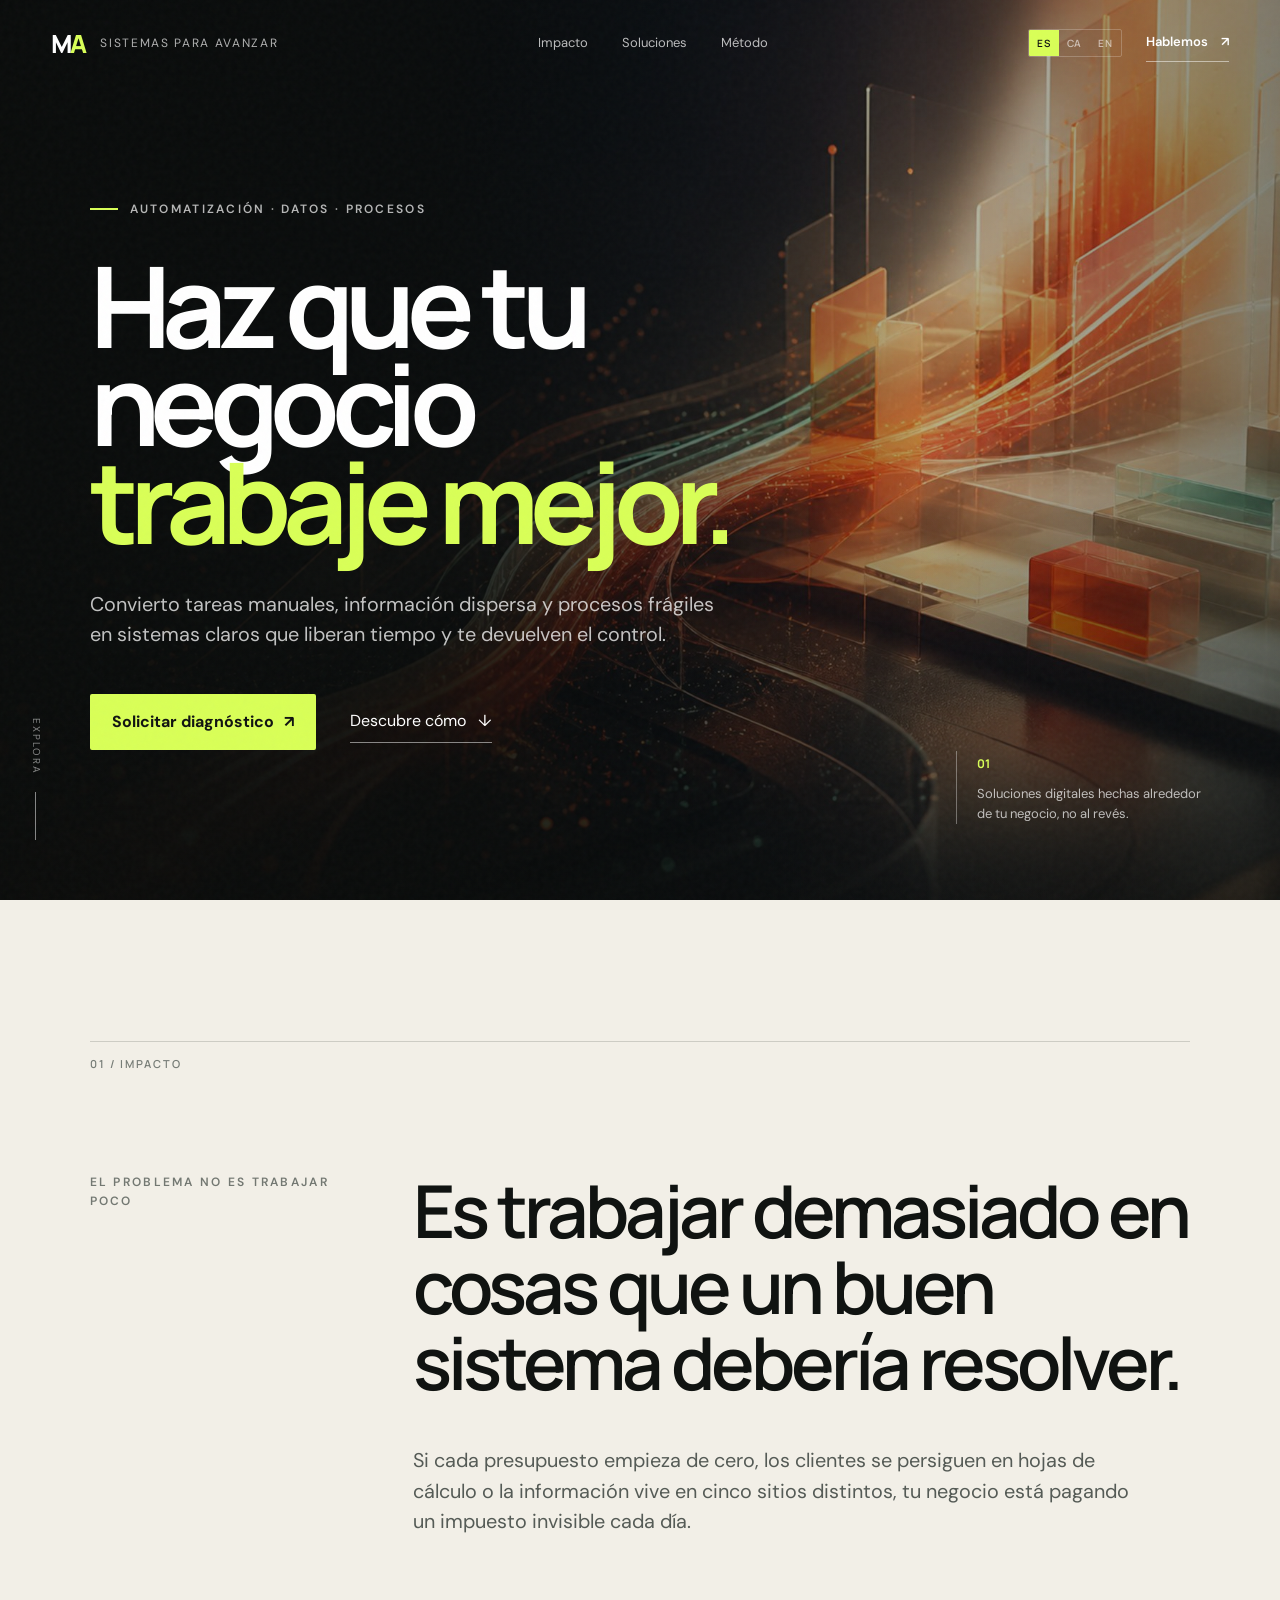
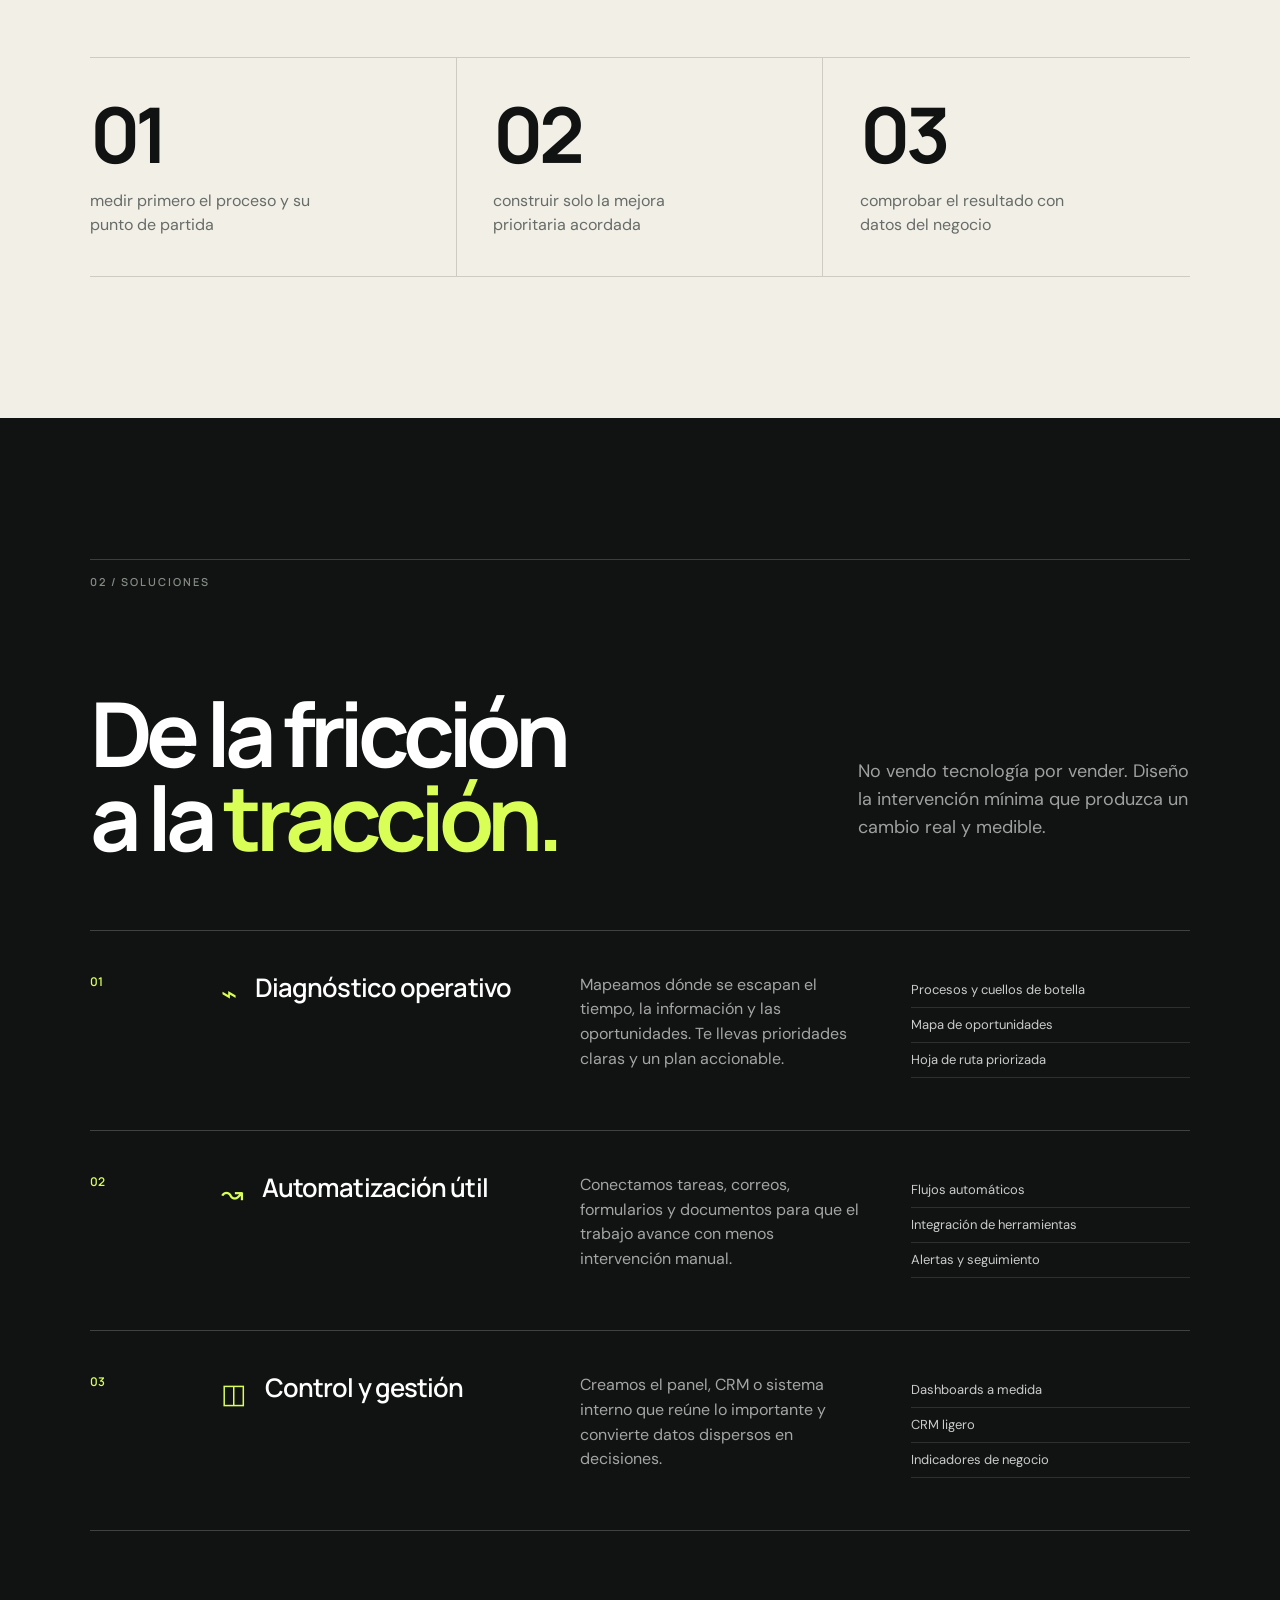
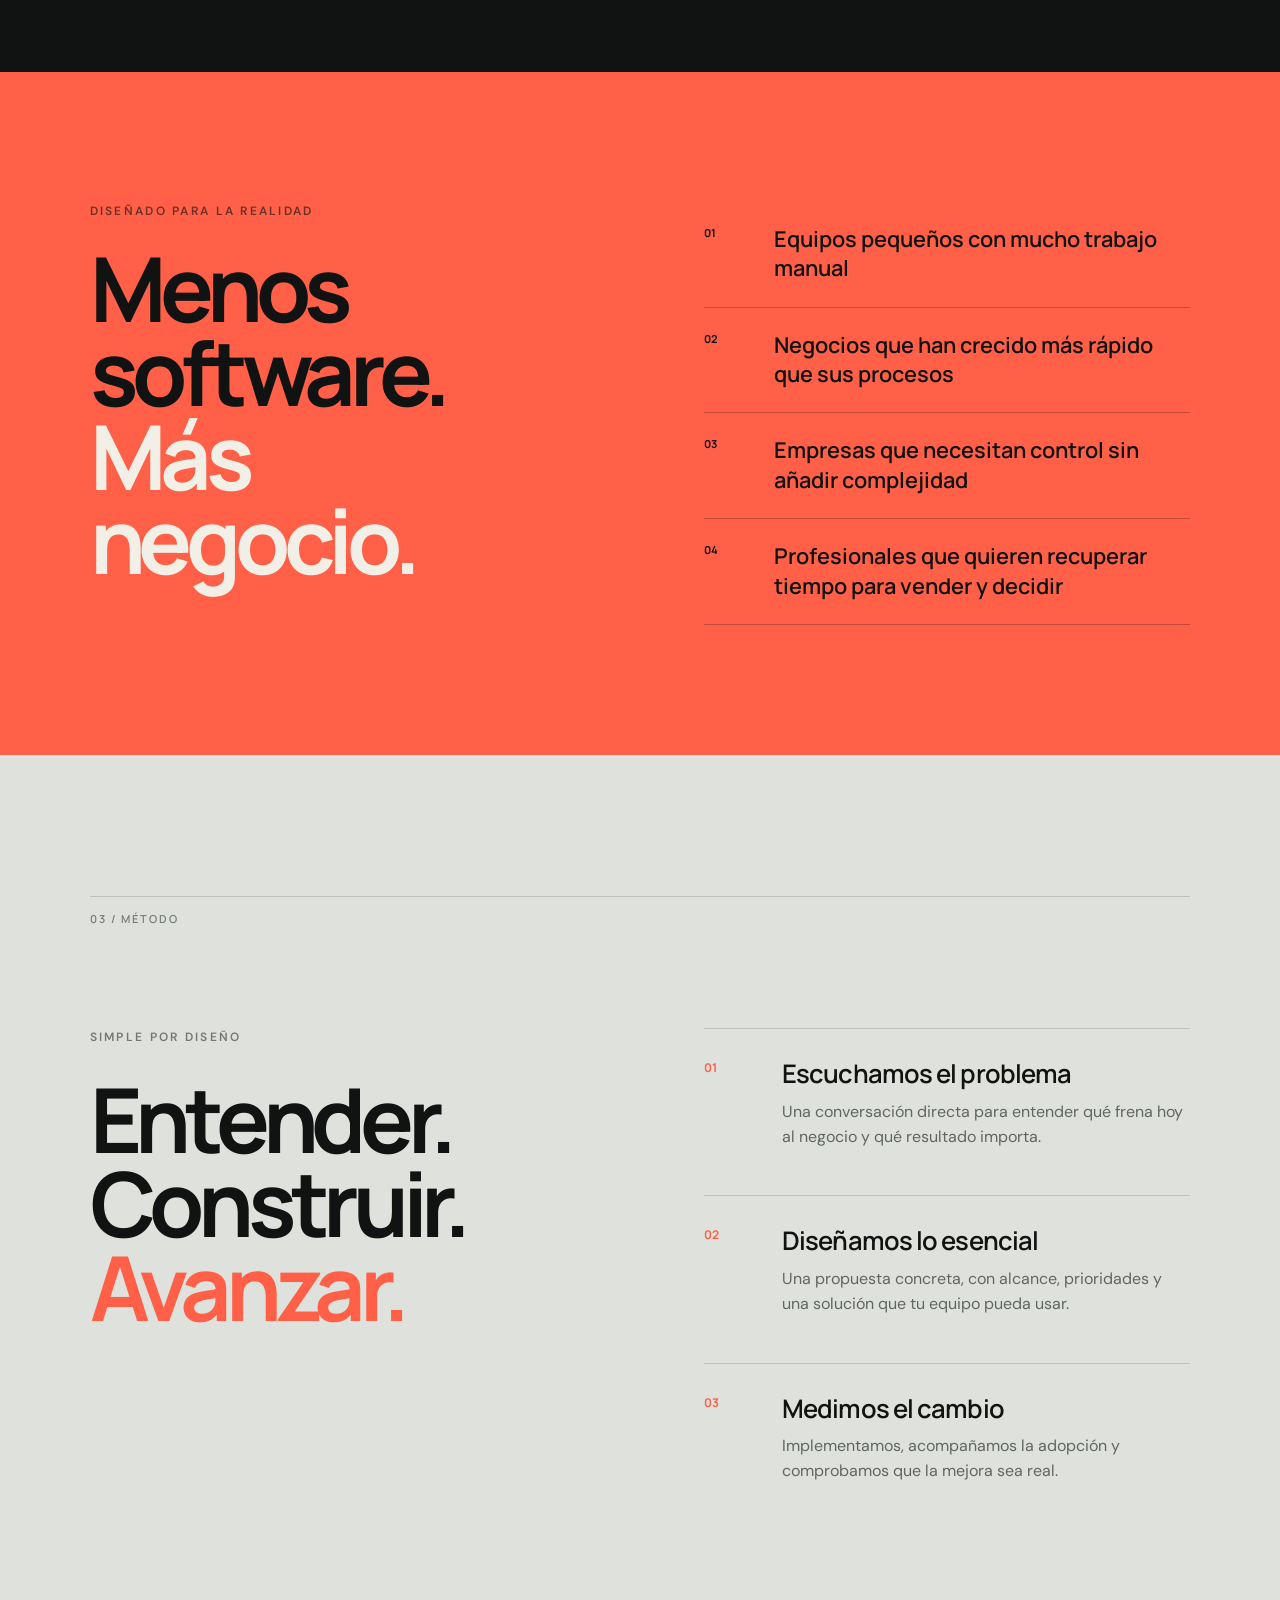
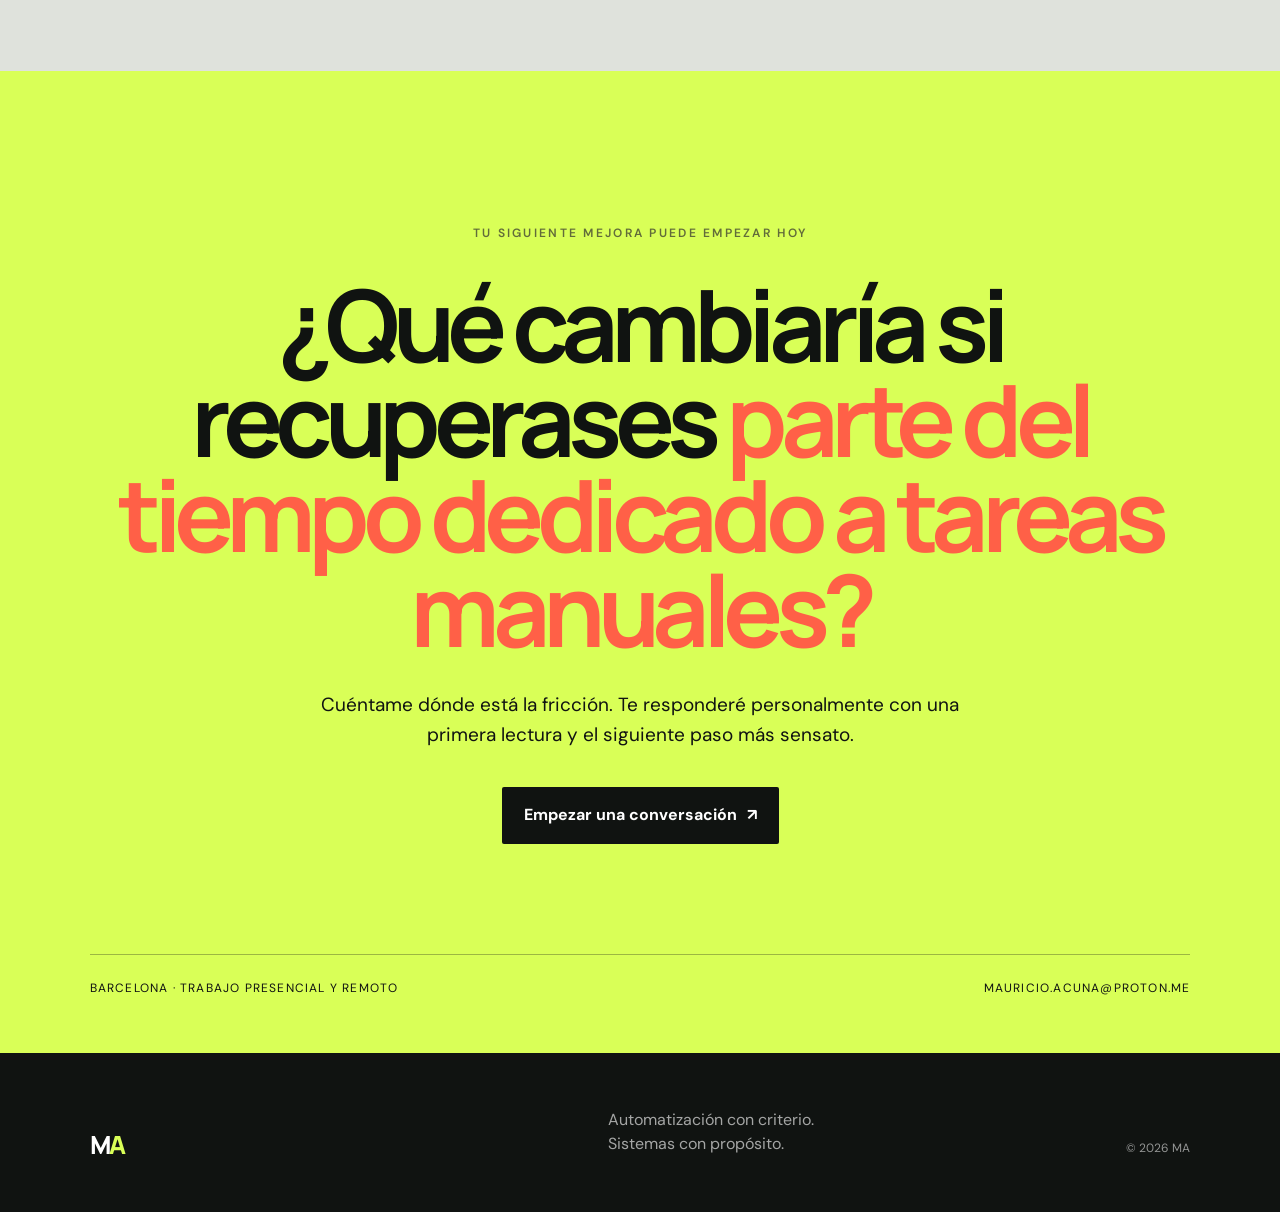
<file: index.html>
<!doctype html>
<html lang="es">
<head>
  <meta charset="utf-8">
  <meta name="viewport" content="width=device-width, initial-scale=1">
  <meta name="theme-color" content="#101311">
  <meta name="description" content="Automatización y sistemas digitales para que pymes y negocios locales trabajen con menos fricción, más control y mejores datos.">
  <meta property="og:title" content="MA — Sistemas que hacen avanzar tu negocio">
  <meta property="og:description" content="Diseño sistemas para reducir trabajo manual, ordenar la información y mejorar el control de los procesos.">
  <meta property="og:type" content="website">
  <meta property="og:locale" content="es_ES">
  <meta property="og:url" content="https://mauricio-acuna.github.io/canvidaweb/">
  <link rel="canonical" href="https://mauricio-acuna.github.io/canvidaweb/">
  <link rel="alternate" hreflang="es" href="https://mauricio-acuna.github.io/canvidaweb/">
  <link rel="alternate" hreflang="ca" href="https://mauricio-acuna.github.io/canvidaweb/ca/">
  <link rel="alternate" hreflang="en" href="https://mauricio-acuna.github.io/canvidaweb/en/">
  <link rel="alternate" hreflang="x-default" href="https://mauricio-acuna.github.io/canvidaweb/">
  <title>MA — Automatización y sistemas para negocios que quieren avanzar</title>
  <link rel="preconnect" href="https://fonts.googleapis.com">
  <link rel="preconnect" href="https://fonts.gstatic.com" crossorigin>
  <link href="https://fonts.googleapis.com/css2?family=DM+Sans:wght@400;500;600;700&family=Manrope:wght@500;600;700;800&display=swap" rel="stylesheet">
  <link rel="stylesheet" href="styles.css">
</head>
<body>
  <a class="skip-link" href="#contenido">Saltar al contenido</a>
  <div class="grain" aria-hidden="true"></div>

  <header class="site-header" data-header>
    <a class="brand" href="#inicio" aria-label="MA, inicio">
      <span class="brand-symbol">M<span>A</span></span>
      <span class="brand-copy">Sistemas para avanzar</span>
    </a>
    <nav class="nav" aria-label="Navegación principal">
      <a href="#impacto">Impacto</a>
      <a href="#servicios">Soluciones</a>
      <a href="#metodo">Método</a>
    </nav>
    <div class="header-actions">
      <div class="language-switcher" aria-label="Seleccionar idioma">
        <a href="./" lang="es" aria-current="page">ES</a><a href="ca/" lang="ca">CA</a><a href="en/" lang="en">EN</a>
      </div>
      <a class="header-cta" href="mailto:mauricio.acuna@proton.me?subject=Quiero%20mejorar%20mi%20negocio">Hablemos <span>↗</span></a>
    </div>
  </header>

  <main id="contenido">
    <section class="hero" id="inicio">
      <div class="hero-media" aria-hidden="true"></div>
      <div class="hero-shade" aria-hidden="true"></div>
      <div class="hero-content">
        <p class="kicker"><span></span> Automatización · Datos · Procesos</p>
        <h1>Haz que tu negocio<br><em>trabaje mejor.</em></h1>
        <p class="hero-lead">Convierto tareas manuales, información dispersa y procesos frágiles en sistemas claros que liberan tiempo y te devuelven el control.</p>
        <div class="hero-actions">
          <a class="button button-primary" href="mailto:mauricio.acuna@proton.me?subject=Diagnóstico%20de%20mi%20negocio&body=Hola%20Mauricio%2C%0A%0AMe%20gustaría%20contarte%20qué%20proceso%20quiero%20mejorar%3A%0A">Solicitar diagnóstico <span>↗</span></a>
          <a class="text-link" href="#impacto">Descubre cómo <span>↓</span></a>
        </div>
      </div>
      <div class="hero-note">
        <span>01</span>
        <p>Soluciones digitales hechas alrededor de tu negocio, no al revés.</p>
      </div>
      <div class="scroll-cue" aria-hidden="true">Explora <i></i></div>
    </section>

    <section class="manifesto section" id="impacto">
      <div class="section-index">01 / IMPACTO</div>
      <div class="manifesto-grid">
        <p class="eyebrow reveal">El problema no es trabajar poco</p>
        <div>
          <h2 class="statement reveal">Es trabajar demasiado en cosas que un buen sistema debería resolver.</h2>
          <p class="section-copy reveal">Si cada presupuesto empieza de cero, los clientes se persiguen en hojas de cálculo o la información vive en cinco sitios distintos, tu negocio está pagando un impuesto invisible cada día.</p>
        </div>
      </div>
      <div class="impact-strip reveal">
        <article><strong>01</strong><p>medir primero el proceso y su punto de partida</p></article>
        <article><strong>02</strong><p>construir solo la mejora prioritaria acordada</p></article>
        <article><strong>03</strong><p>comprobar el resultado con datos del negocio</p></article>
      </div>
    </section>

    <section class="services section" id="servicios">
      <div class="section-index">02 / SOLUCIONES</div>
      <div class="services-head">
        <h2 class="reveal">De la fricción<br>a la <em>tracción.</em></h2>
        <p class="reveal">No vendo tecnología por vender. Diseño la intervención mínima que produzca un cambio real y medible.</p>
      </div>
      <div class="service-list">
        <article class="service-card reveal">
          <span class="service-number">01</span>
          <div class="service-title"><span class="service-icon">⌁</span><h3>Diagnóstico operativo</h3></div>
          <p>Mapeamos dónde se escapan el tiempo, la información y las oportunidades. Te llevas prioridades claras y un plan accionable.</p>
          <ul><li>Procesos y cuellos de botella</li><li>Mapa de oportunidades</li><li>Hoja de ruta priorizada</li></ul>
        </article>
        <article class="service-card reveal">
          <span class="service-number">02</span>
          <div class="service-title"><span class="service-icon">↝</span><h3>Automatización útil</h3></div>
          <p>Conectamos tareas, correos, formularios y documentos para que el trabajo avance con menos intervención manual.</p>
          <ul><li>Flujos automáticos</li><li>Integración de herramientas</li><li>Alertas y seguimiento</li></ul>
        </article>
        <article class="service-card reveal">
          <span class="service-number">03</span>
          <div class="service-title"><span class="service-icon">◫</span><h3>Control y gestión</h3></div>
          <p>Creamos el panel, CRM o sistema interno que reúne lo importante y convierte datos dispersos en decisiones.</p>
          <ul><li>Dashboards a medida</li><li>CRM ligero</li><li>Indicadores de negocio</li></ul>
        </article>
      </div>
    </section>

    <section class="fit section">
      <div class="fit-copy reveal">
        <p class="eyebrow">Diseñado para la realidad</p>
        <h2>Menos software.<br><em>Más negocio.</em></h2>
      </div>
      <div class="fit-list reveal">
        <div><span>01</span><p>Equipos pequeños con mucho trabajo manual</p></div>
        <div><span>02</span><p>Negocios que han crecido más rápido que sus procesos</p></div>
        <div><span>03</span><p>Empresas que necesitan control sin añadir complejidad</p></div>
        <div><span>04</span><p>Profesionales que quieren recuperar tiempo para vender y decidir</p></div>
      </div>
    </section>

    <section class="method section" id="metodo">
      <div class="section-index">03 / MÉTODO</div>
      <div class="method-layout">
        <div class="method-intro">
          <p class="eyebrow reveal">Simple por diseño</p>
          <h2 class="reveal">Entender.<br>Construir.<br><em>Avanzar.</em></h2>
        </div>
        <ol class="steps">
          <li class="reveal"><span>01</span><div><h3>Escuchamos el problema</h3><p>Una conversación directa para entender qué frena hoy al negocio y qué resultado importa.</p></div></li>
          <li class="reveal"><span>02</span><div><h3>Diseñamos lo esencial</h3><p>Una propuesta concreta, con alcance, prioridades y una solución que tu equipo pueda usar.</p></div></li>
          <li class="reveal"><span>03</span><div><h3>Medimos el cambio</h3><p>Implementamos, acompañamos la adopción y comprobamos que la mejora sea real.</p></div></li>
        </ol>
      </div>
    </section>

    <section class="closing section" id="contacto">
      <p class="eyebrow reveal">Tu siguiente mejora puede empezar hoy</p>
      <h2 class="reveal">¿Qué cambiaría si recuperases <em>parte del tiempo dedicado a tareas manuales?</em></h2>
      <p class="closing-copy reveal">Cuéntame dónde está la fricción. Te responderé personalmente con una primera lectura y el siguiente paso más sensato.</p>
      <a class="button button-light reveal" href="mailto:mauricio.acuna@proton.me?subject=Quiero%20recuperar%20tiempo%20en%20mi%20negocio&body=Hola%20Mauricio%2C%0A%0AEl%20proceso%20que%20más%20tiempo%20nos%20consume%20es%3A%0A">Empezar una conversación <span>↗</span></a>
      <div class="closing-meta"><span>Barcelona · Trabajo presencial y remoto</span><a href="mailto:mauricio.acuna@proton.me">mauricio.acuna@proton.me</a></div>
    </section>
  </main>

  <footer>
    <a class="brand" href="#inicio"><span class="brand-symbol">M<span>A</span></span></a>
    <p>Automatización con criterio.<br>Sistemas con propósito.</p>
    <span>© <span data-year></span> MA</span>
  </footer>
  <script src="script.js"></script>
</body>
</html>
</file>
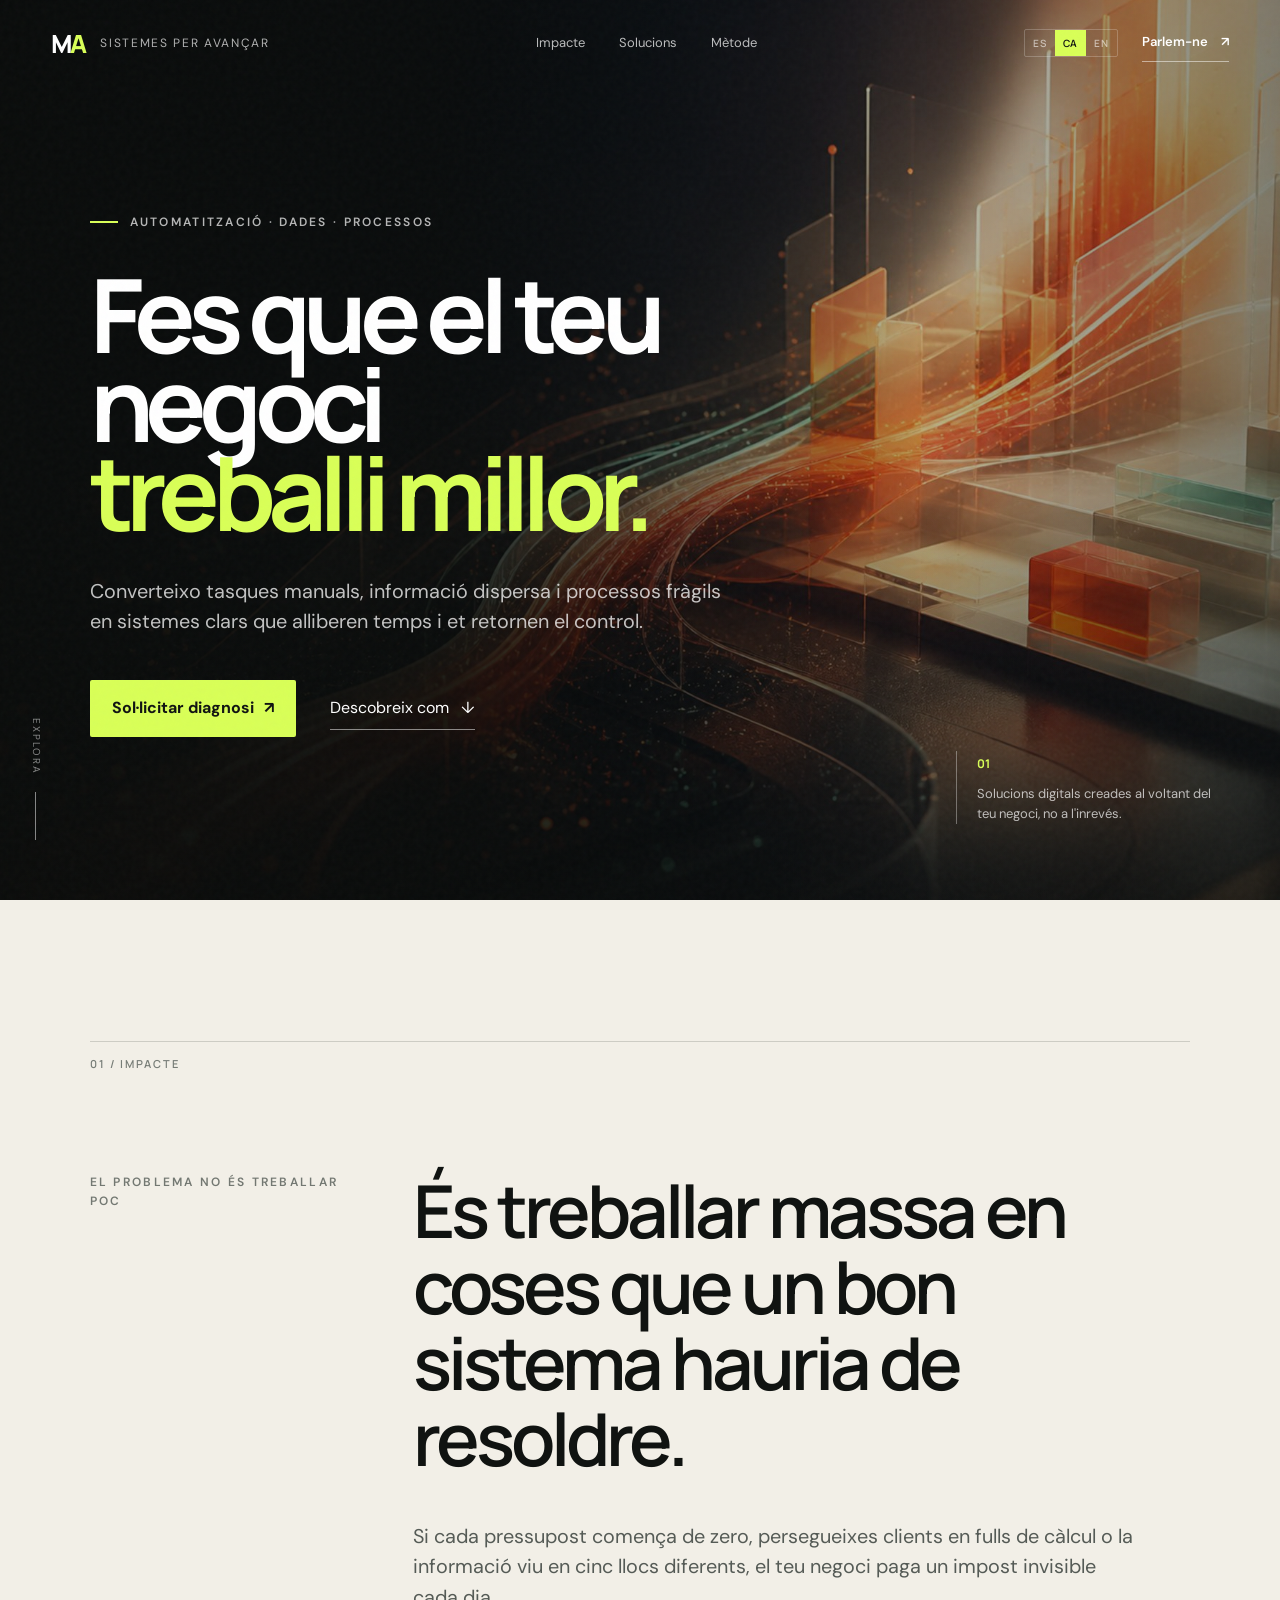
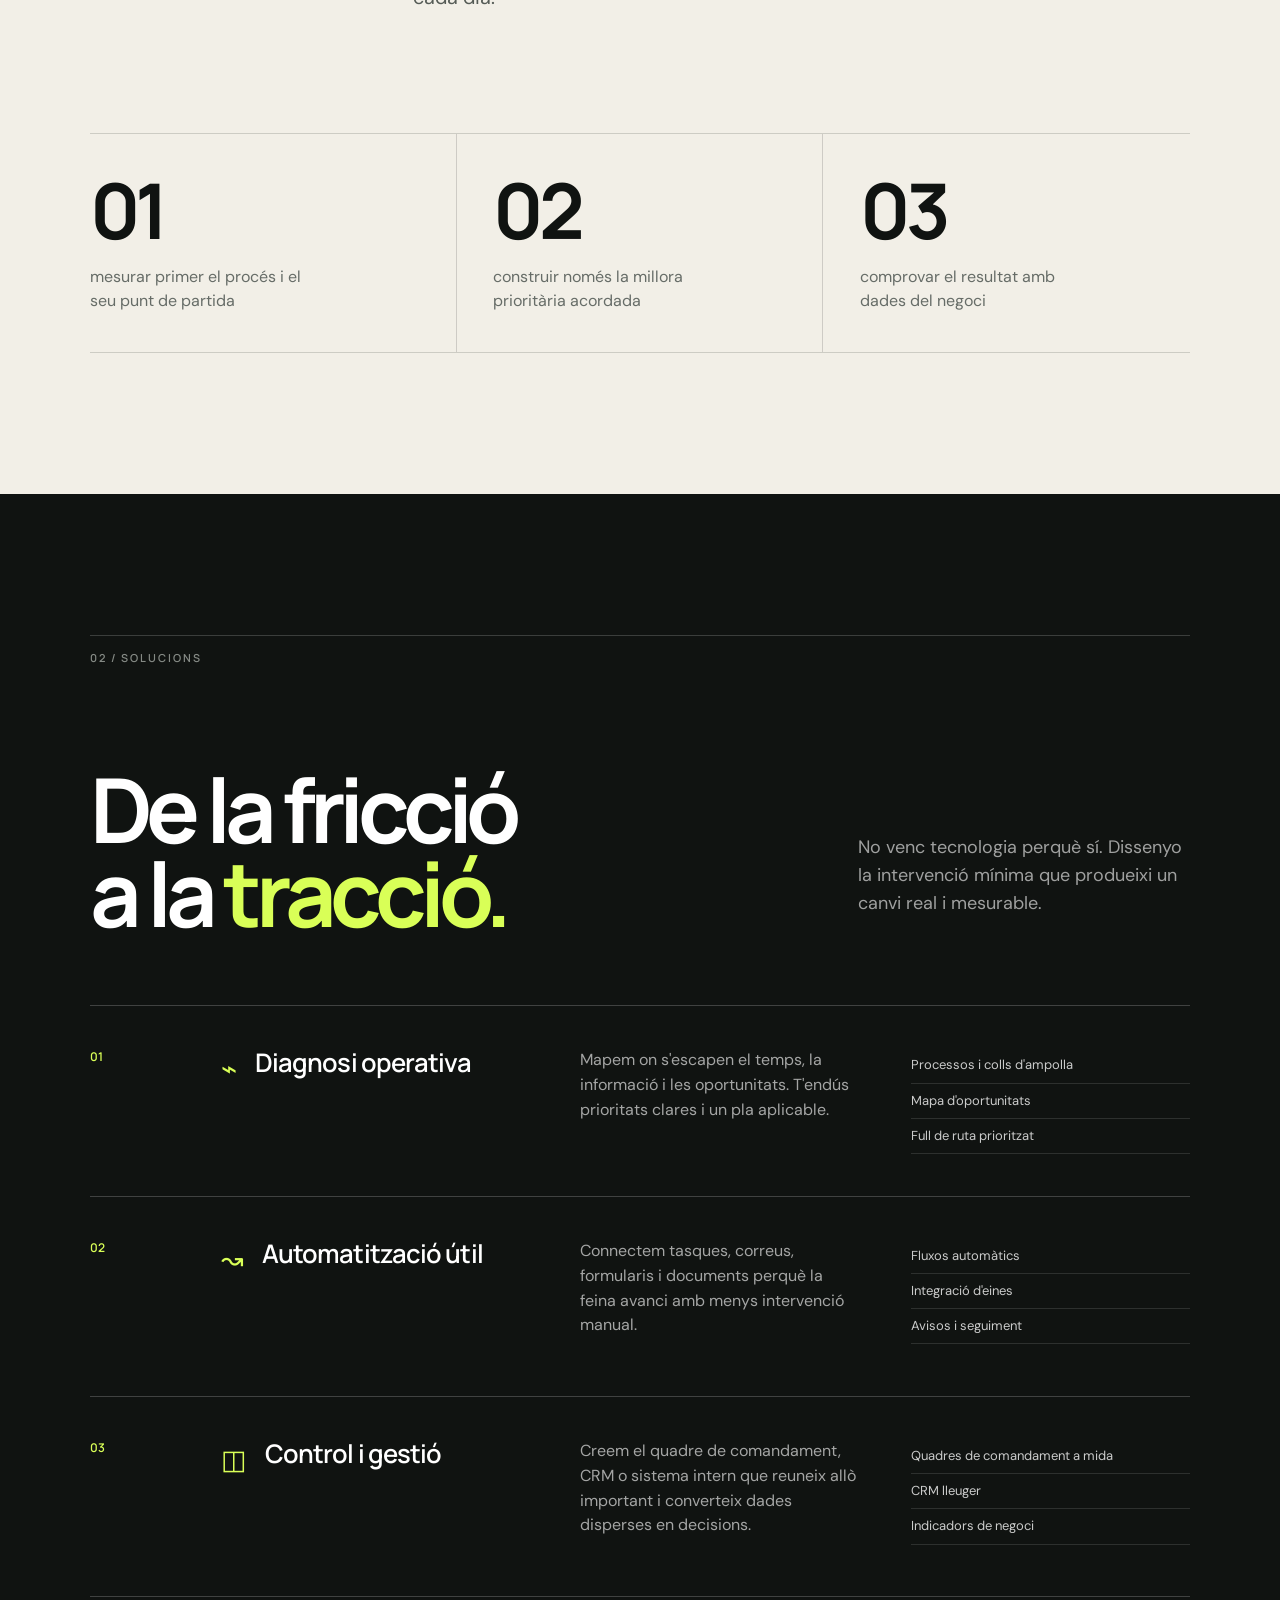
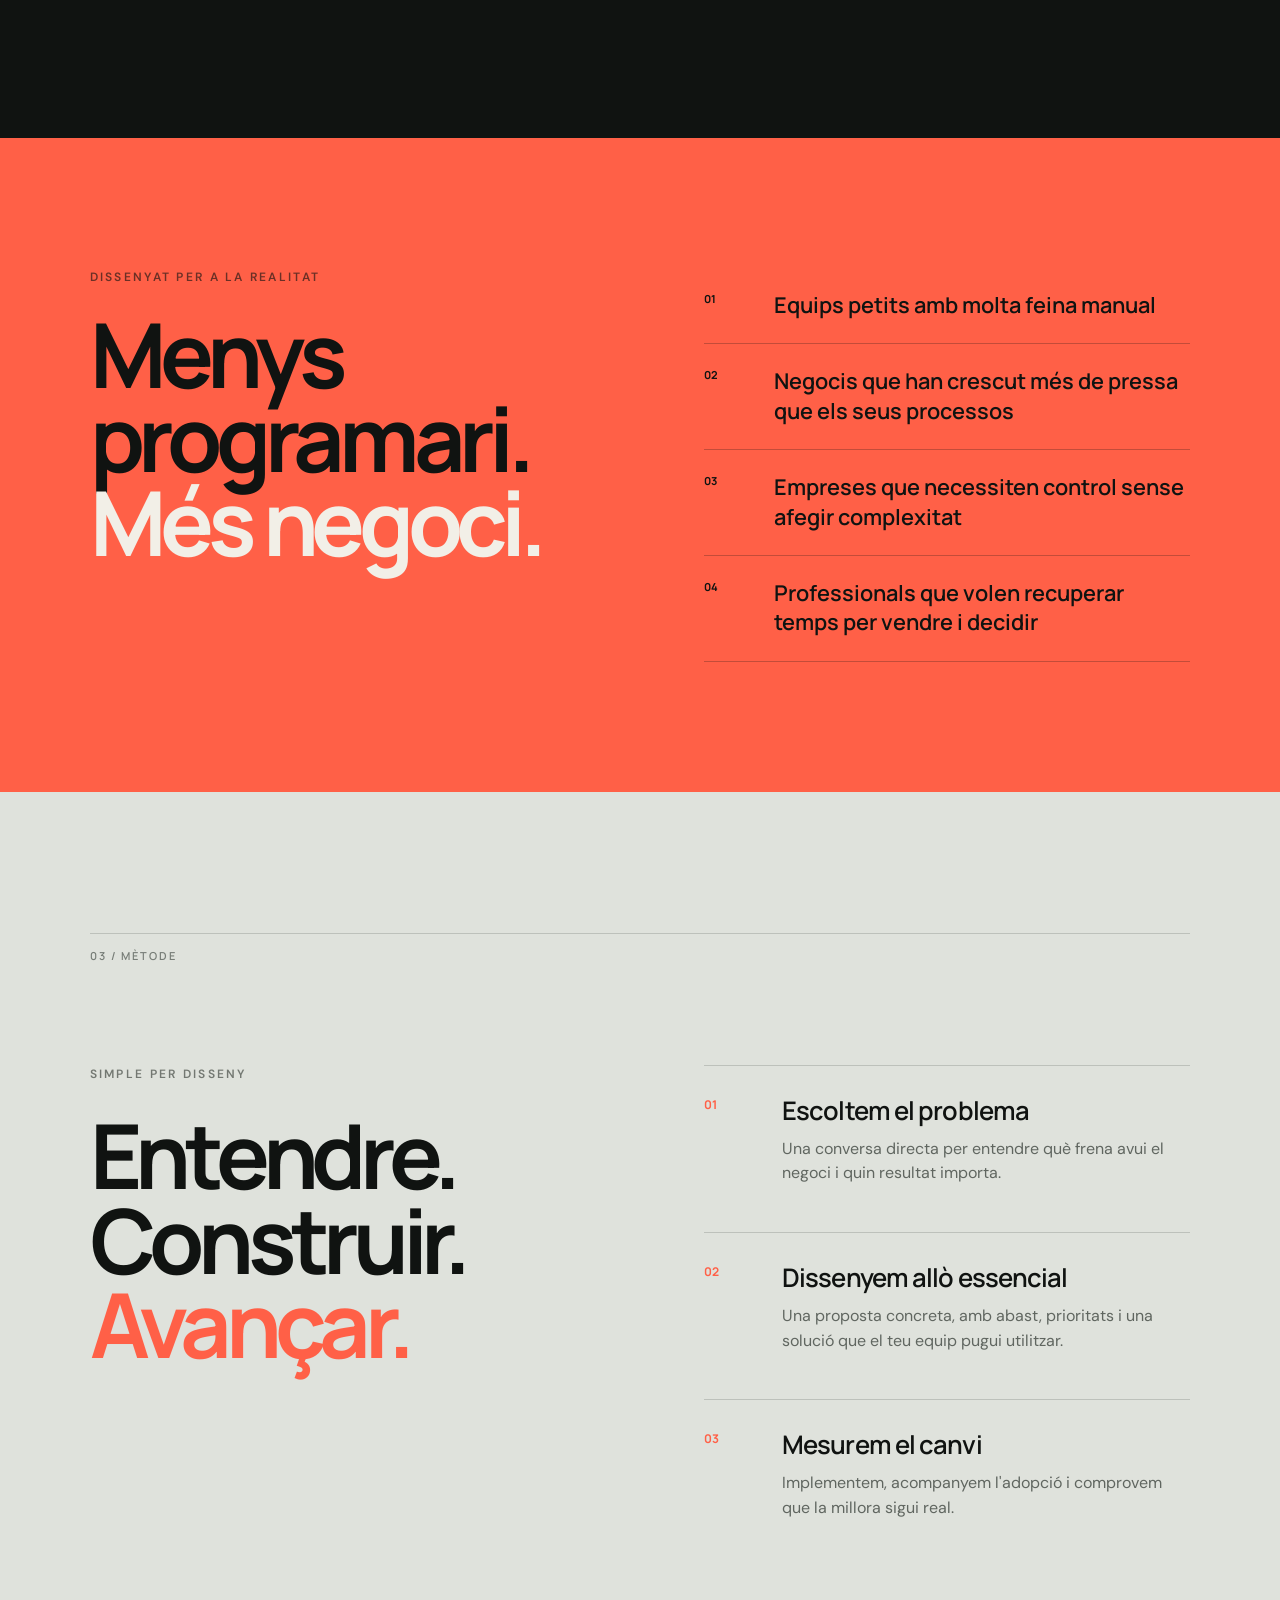
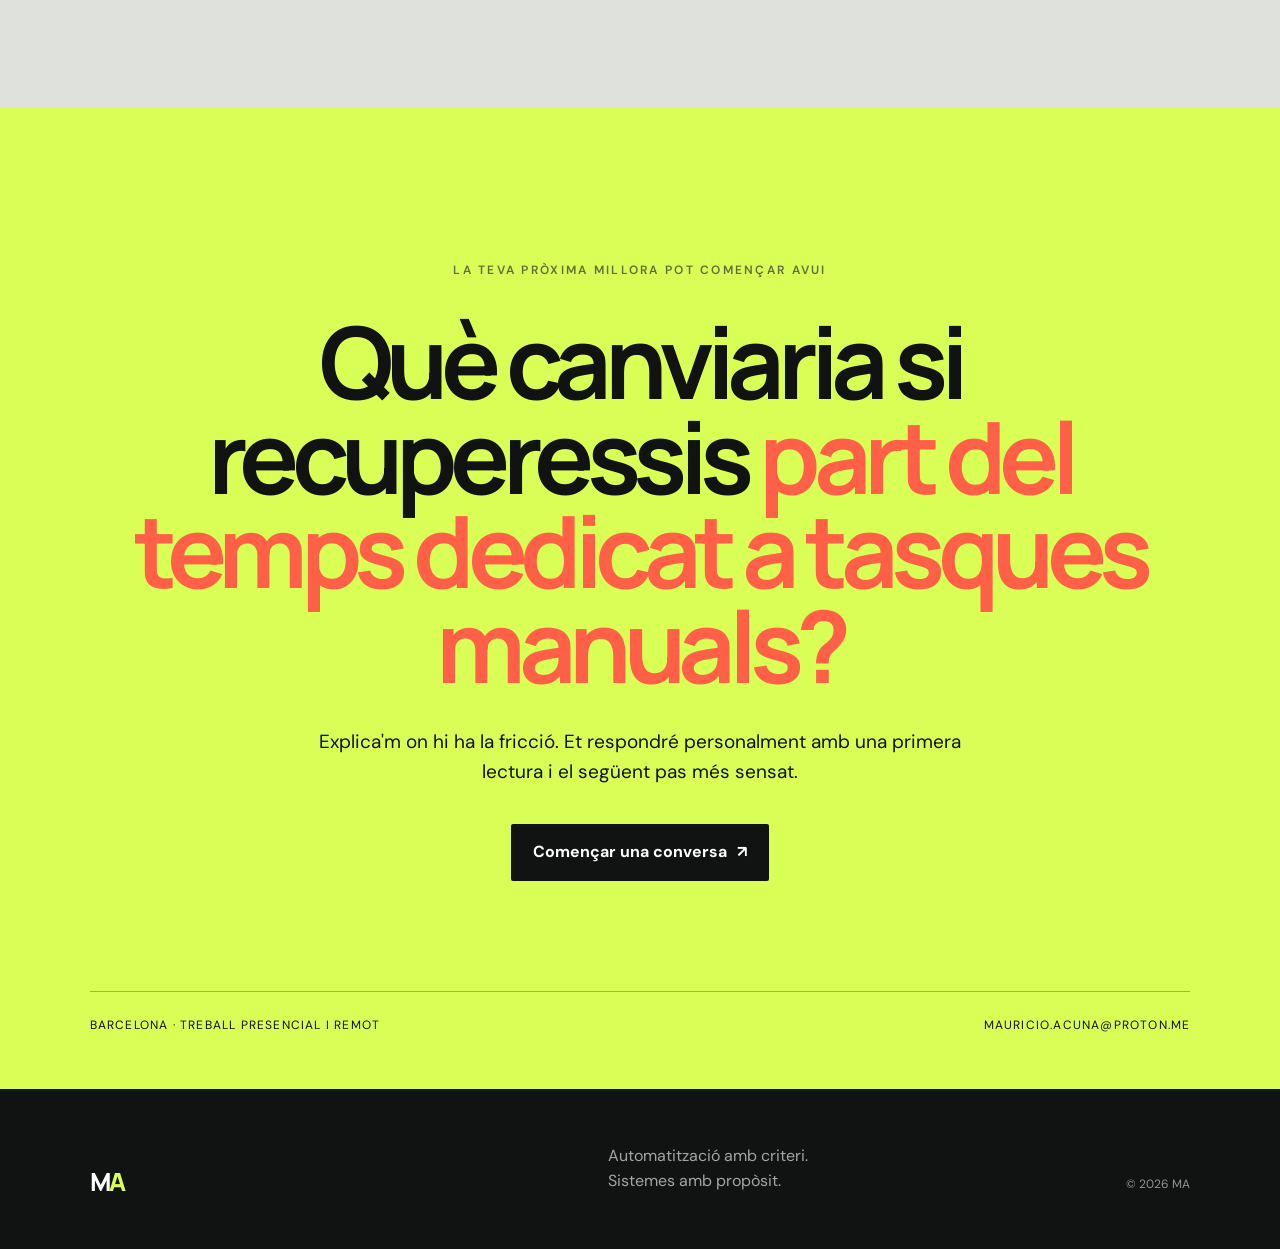
<file: ca/index.html>
<!doctype html>
<html lang="ca">
<head>
  <meta charset="utf-8">
  <meta name="viewport" content="width=device-width, initial-scale=1">
  <meta name="theme-color" content="#101311">
  <meta name="description" content="Automatització i sistemes digitals perquè pimes i negocis locals treballin amb menys fricció, més control i millors dades.">
  <meta property="og:title" content="MA — Sistemes que fan avançar el teu negoci">
  <meta property="og:description" content="Dissenyo sistemes per reduir feina manual, ordenar la informació i millorar el control dels processos.">
  <meta property="og:type" content="website">
  <meta property="og:locale" content="ca_ES">
  <meta property="og:url" content="https://mauricio-acuna.github.io/canvidaweb/ca/">
  <link rel="canonical" href="https://mauricio-acuna.github.io/canvidaweb/ca/">
  <link rel="alternate" hreflang="es" href="https://mauricio-acuna.github.io/canvidaweb/">
  <link rel="alternate" hreflang="ca" href="https://mauricio-acuna.github.io/canvidaweb/ca/">
  <link rel="alternate" hreflang="en" href="https://mauricio-acuna.github.io/canvidaweb/en/">
  <link rel="alternate" hreflang="x-default" href="https://mauricio-acuna.github.io/canvidaweb/">
  <title>MA — Automatització i sistemes per a negocis que volen avançar</title>
  <link rel="preconnect" href="https://fonts.googleapis.com">
  <link rel="preconnect" href="https://fonts.gstatic.com" crossorigin>
  <link href="https://fonts.googleapis.com/css2?family=DM+Sans:wght@400;500;600;700&family=Manrope:wght@500;600;700;800&display=swap" rel="stylesheet">
  <link rel="stylesheet" href="../styles.css">
</head>
<body>
  <a class="skip-link" href="#contenido">Ves al contingut</a>
  <div class="grain" aria-hidden="true"></div>

  <header class="site-header" data-header>
    <a class="brand" href="#inicio" aria-label="MA, inici">
      <span class="brand-symbol">M<span>A</span></span>
      <span class="brand-copy">Sistemes per avançar</span>
    </a>
    <nav class="nav" aria-label="Navegació principal">
      <a href="#impacto">Impacte</a>
      <a href="#servicios">Solucions</a>
      <a href="#metodo">Mètode</a>
    </nav>
    <div class="header-actions">
      <div class="language-switcher" aria-label="Selecciona l'idioma">
        <a href="../" lang="es">ES</a><a href="./" lang="ca" aria-current="page">CA</a><a href="../en/" lang="en">EN</a>
      </div>
      <a class="header-cta" href="mailto:mauricio.acuna@proton.me?subject=Vull%20millorar%20el%20meu%20negoci">Parlem-ne <span>↗</span></a>
    </div>
  </header>

  <main id="contenido">
    <section class="hero" id="inicio">
      <div class="hero-media" aria-hidden="true"></div>
      <div class="hero-shade" aria-hidden="true"></div>
      <div class="hero-content">
        <p class="kicker"><span></span> Automatització · Dades · Processos</p>
        <h1>Fes que el teu negoci<br><em>treballi millor.</em></h1>
        <p class="hero-lead">Converteixo tasques manuals, informació dispersa i processos fràgils en sistemes clars que alliberen temps i et retornen el control.</p>
        <div class="hero-actions">
          <a class="button button-primary" href="mailto:mauricio.acuna@proton.me?subject=Diagnosi%20del%20meu%20negoci&body=Hola%20Mauricio%2C%0A%0AM%27agradaria%20explicar-te%20quin%20procés%20vull%20millorar%3A%0A">Sol·licitar diagnosi <span>↗</span></a>
          <a class="text-link" href="#impacto">Descobreix com <span>↓</span></a>
        </div>
      </div>
      <div class="hero-note">
        <span>01</span>
        <p>Solucions digitals creades al voltant del teu negoci, no a l'inrevés.</p>
      </div>
      <div class="scroll-cue" aria-hidden="true">Explora <i></i></div>
    </section>

    <section class="manifesto section" id="impacto">
      <div class="section-index">01 / IMPACTE</div>
      <div class="manifesto-grid">
        <p class="eyebrow reveal">El problema no és treballar poc</p>
        <div>
          <h2 class="statement reveal">És treballar massa en coses que un bon sistema hauria de resoldre.</h2>
          <p class="section-copy reveal">Si cada pressupost comença de zero, persegueixes clients en fulls de càlcul o la informació viu en cinc llocs diferents, el teu negoci paga un impost invisible cada dia.</p>
        </div>
      </div>
      <div class="impact-strip reveal">
        <article><strong>01</strong><p>mesurar primer el procés i el seu punt de partida</p></article>
        <article><strong>02</strong><p>construir només la millora prioritària acordada</p></article>
        <article><strong>03</strong><p>comprovar el resultat amb dades del negoci</p></article>
      </div>
    </section>

    <section class="services section" id="servicios">
      <div class="section-index">02 / SOLUCIONS</div>
      <div class="services-head">
        <h2 class="reveal">De la fricció<br>a la <em>tracció.</em></h2>
        <p class="reveal">No venc tecnologia perquè sí. Dissenyo la intervenció mínima que produeixi un canvi real i mesurable.</p>
      </div>
      <div class="service-list">
        <article class="service-card reveal">
          <span class="service-number">01</span>
          <div class="service-title"><span class="service-icon">⌁</span><h3>Diagnosi operativa</h3></div>
          <p>Mapem on s'escapen el temps, la informació i les oportunitats. T'endús prioritats clares i un pla aplicable.</p>
          <ul><li>Processos i colls d'ampolla</li><li>Mapa d'oportunitats</li><li>Full de ruta prioritzat</li></ul>
        </article>
        <article class="service-card reveal">
          <span class="service-number">02</span>
          <div class="service-title"><span class="service-icon">↝</span><h3>Automatització útil</h3></div>
          <p>Connectem tasques, correus, formularis i documents perquè la feina avanci amb menys intervenció manual.</p>
          <ul><li>Fluxos automàtics</li><li>Integració d'eines</li><li>Avisos i seguiment</li></ul>
        </article>
        <article class="service-card reveal">
          <span class="service-number">03</span>
          <div class="service-title"><span class="service-icon">◫</span><h3>Control i gestió</h3></div>
          <p>Creem el quadre de comandament, CRM o sistema intern que reuneix allò important i converteix dades disperses en decisions.</p>
          <ul><li>Quadres de comandament a mida</li><li>CRM lleuger</li><li>Indicadors de negoci</li></ul>
        </article>
      </div>
    </section>

    <section class="fit section">
      <div class="fit-copy reveal">
        <p class="eyebrow">Dissenyat per a la realitat</p>
        <h2>Menys programari.<br><em>Més negoci.</em></h2>
      </div>
      <div class="fit-list reveal">
        <div><span>01</span><p>Equips petits amb molta feina manual</p></div>
        <div><span>02</span><p>Negocis que han crescut més de pressa que els seus processos</p></div>
        <div><span>03</span><p>Empreses que necessiten control sense afegir complexitat</p></div>
        <div><span>04</span><p>Professionals que volen recuperar temps per vendre i decidir</p></div>
      </div>
    </section>

    <section class="method section" id="metodo">
      <div class="section-index">03 / MÈTODE</div>
      <div class="method-layout">
        <div class="method-intro">
          <p class="eyebrow reveal">Simple per disseny</p>
          <h2 class="reveal">Entendre.<br>Construir.<br><em>Avançar.</em></h2>
        </div>
        <ol class="steps">
          <li class="reveal"><span>01</span><div><h3>Escoltem el problema</h3><p>Una conversa directa per entendre què frena avui el negoci i quin resultat importa.</p></div></li>
          <li class="reveal"><span>02</span><div><h3>Dissenyem allò essencial</h3><p>Una proposta concreta, amb abast, prioritats i una solució que el teu equip pugui utilitzar.</p></div></li>
          <li class="reveal"><span>03</span><div><h3>Mesurem el canvi</h3><p>Implementem, acompanyem l'adopció i comprovem que la millora sigui real.</p></div></li>
        </ol>
      </div>
    </section>

    <section class="closing section" id="contacto">
      <p class="eyebrow reveal">La teva pròxima millora pot començar avui</p>
      <h2 class="reveal">Què canviaria si recuperessis <em>part del temps dedicat a tasques manuals?</em></h2>
      <p class="closing-copy reveal">Explica'm on hi ha la fricció. Et respondré personalment amb una primera lectura i el següent pas més sensat.</p>
      <a class="button button-light reveal" href="mailto:mauricio.acuna@proton.me?subject=Vull%20recuperar%20temps%20al%20meu%20negoci&body=Hola%20Mauricio%2C%0A%0AEl%20procés%20que%20més%20temps%20ens%20ocupa%20és%3A%0A">Començar una conversa <span>↗</span></a>
      <div class="closing-meta"><span>Barcelona · Treball presencial i remot</span><a href="mailto:mauricio.acuna@proton.me">mauricio.acuna@proton.me</a></div>
    </section>
  </main>

  <footer>
    <a class="brand" href="#inicio"><span class="brand-symbol">M<span>A</span></span></a>
    <p>Automatització amb criteri.<br>Sistemes amb propòsit.</p>
    <span>© <span data-year></span> MA</span>
  </footer>
  <script src="../script.js"></script>
</body>
</html>
</file>
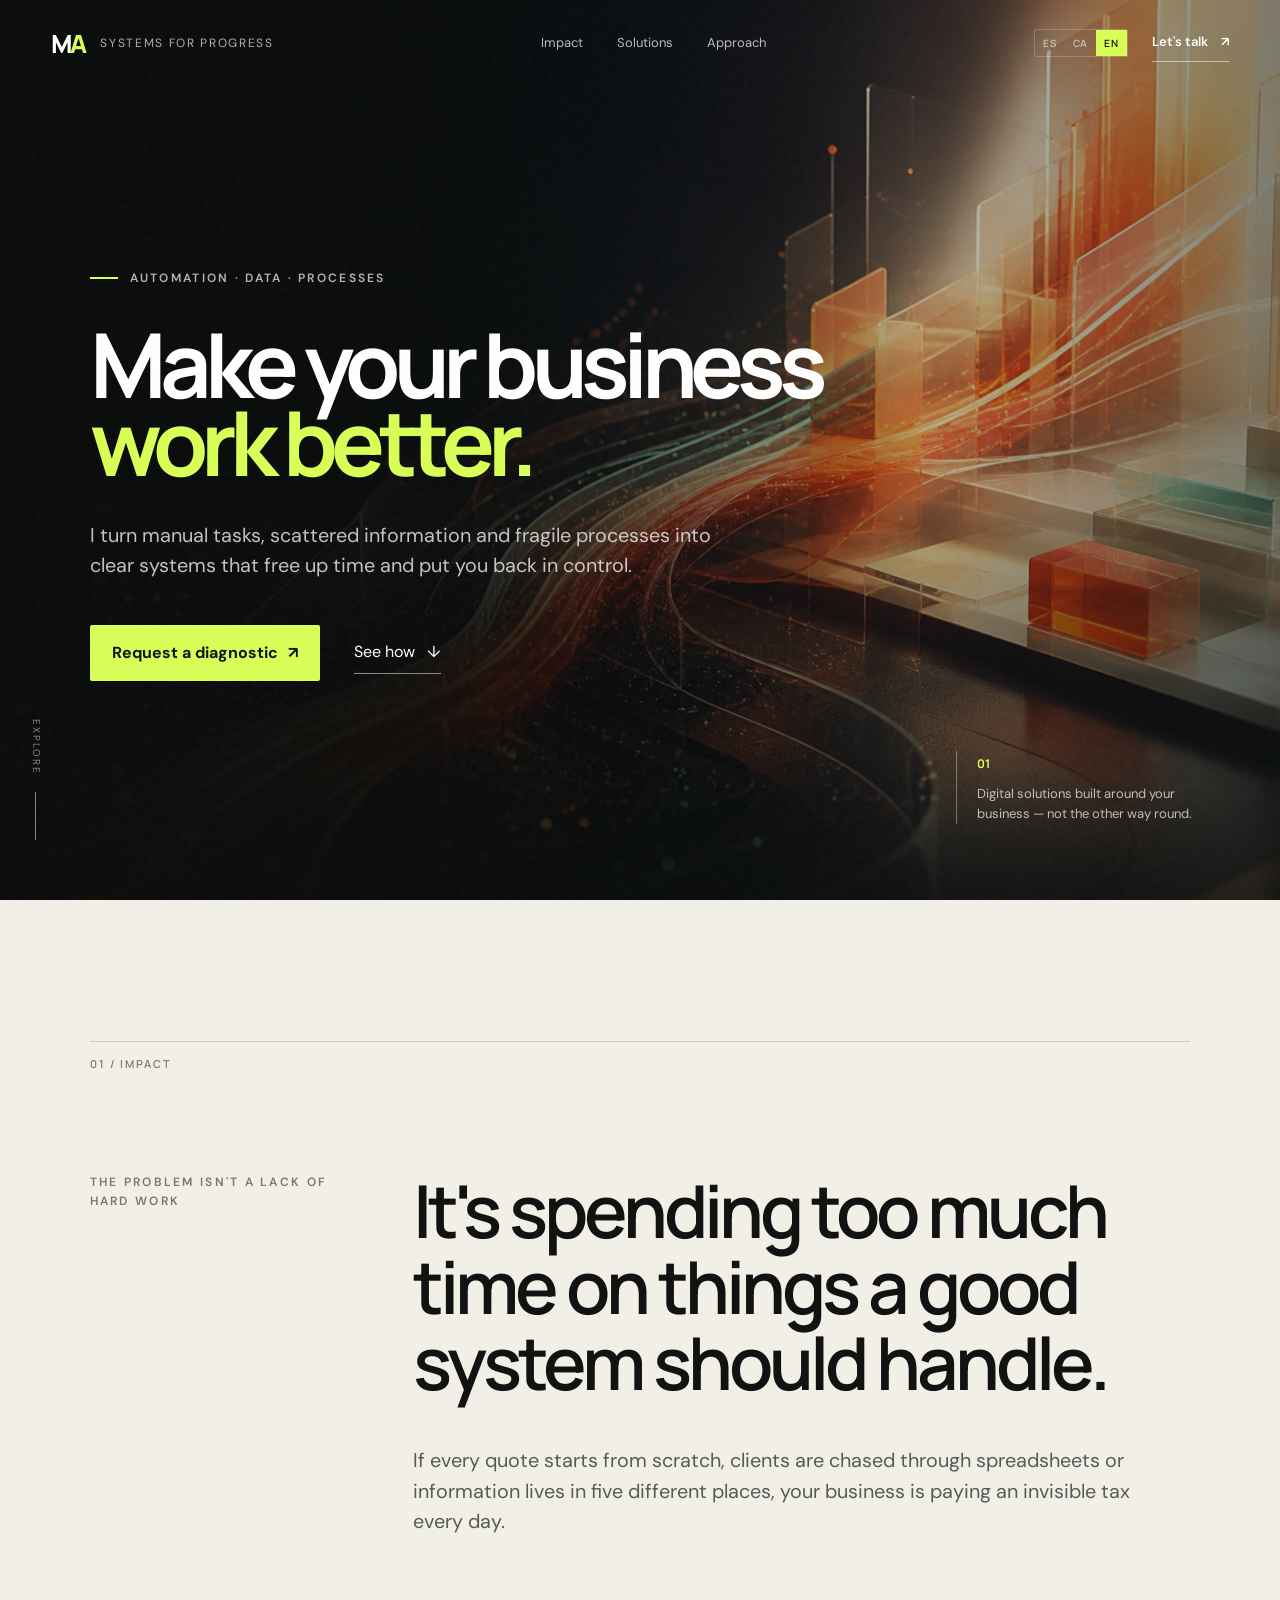
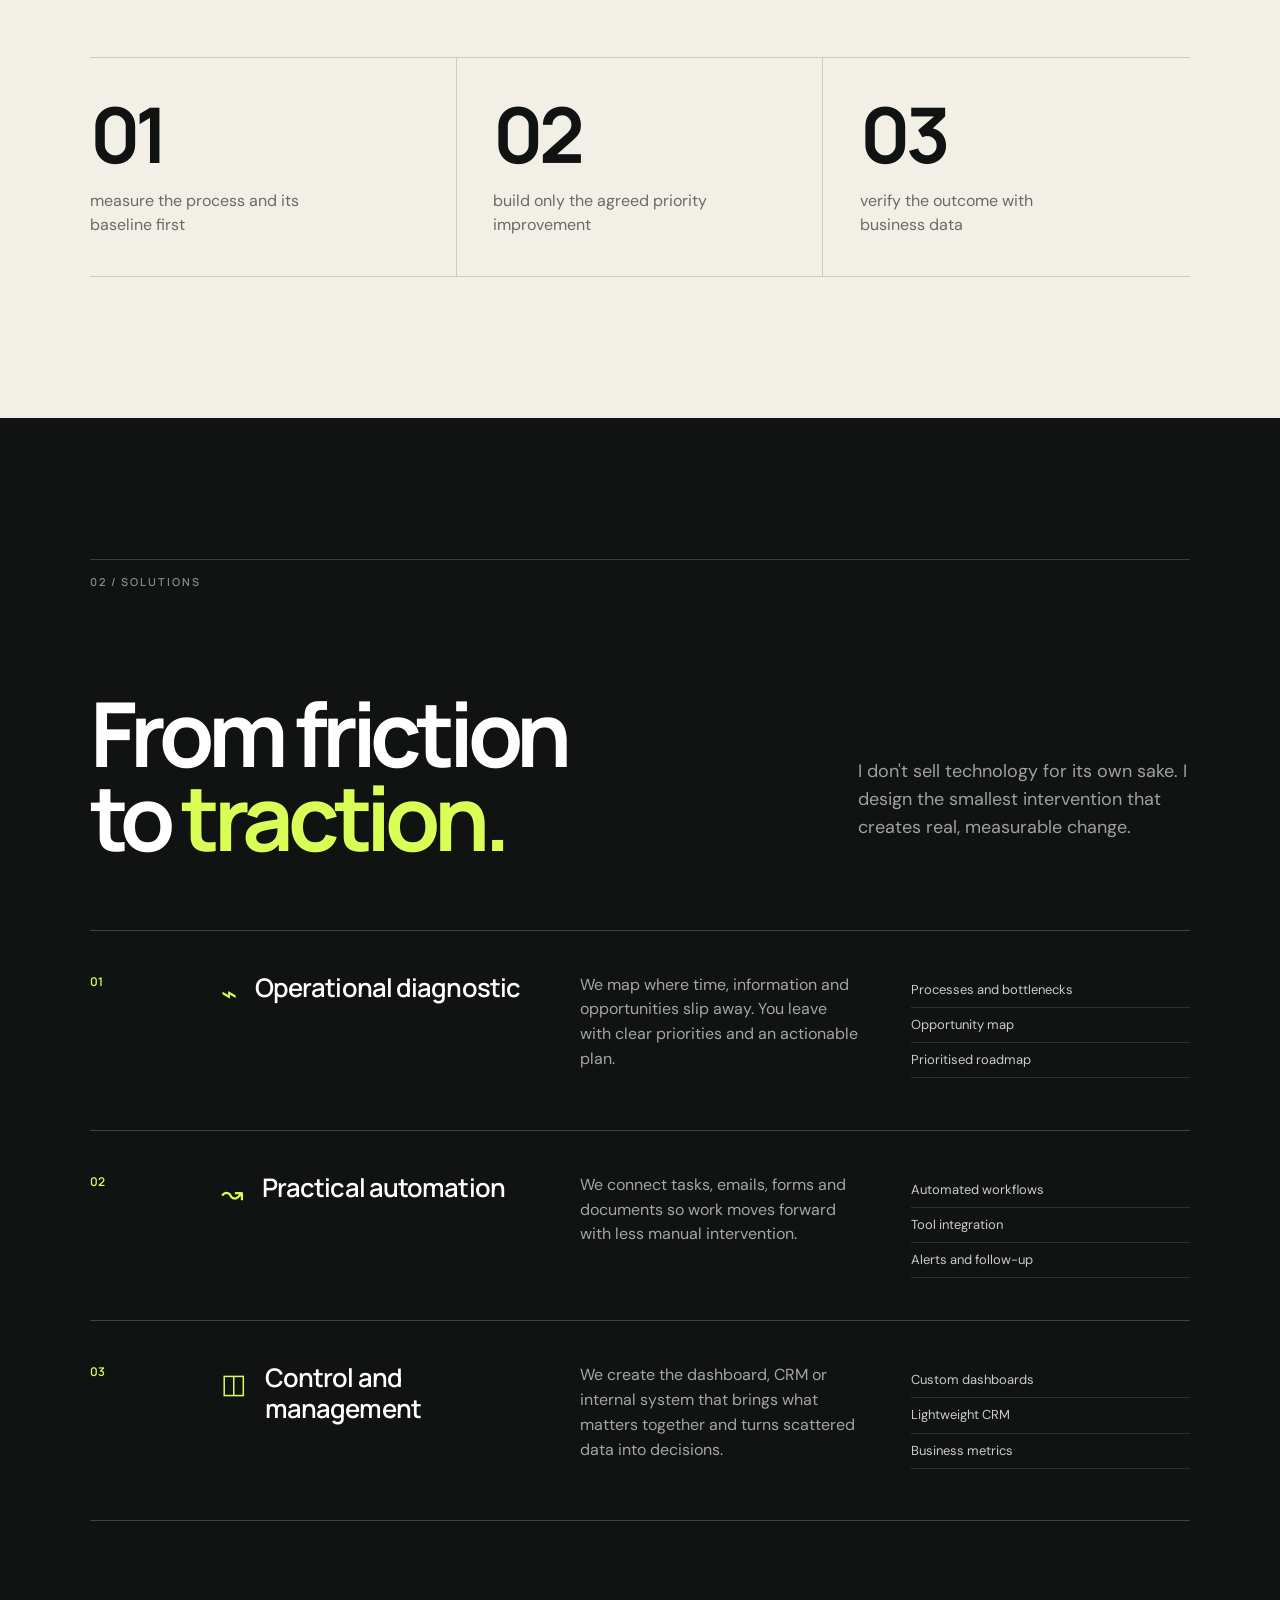
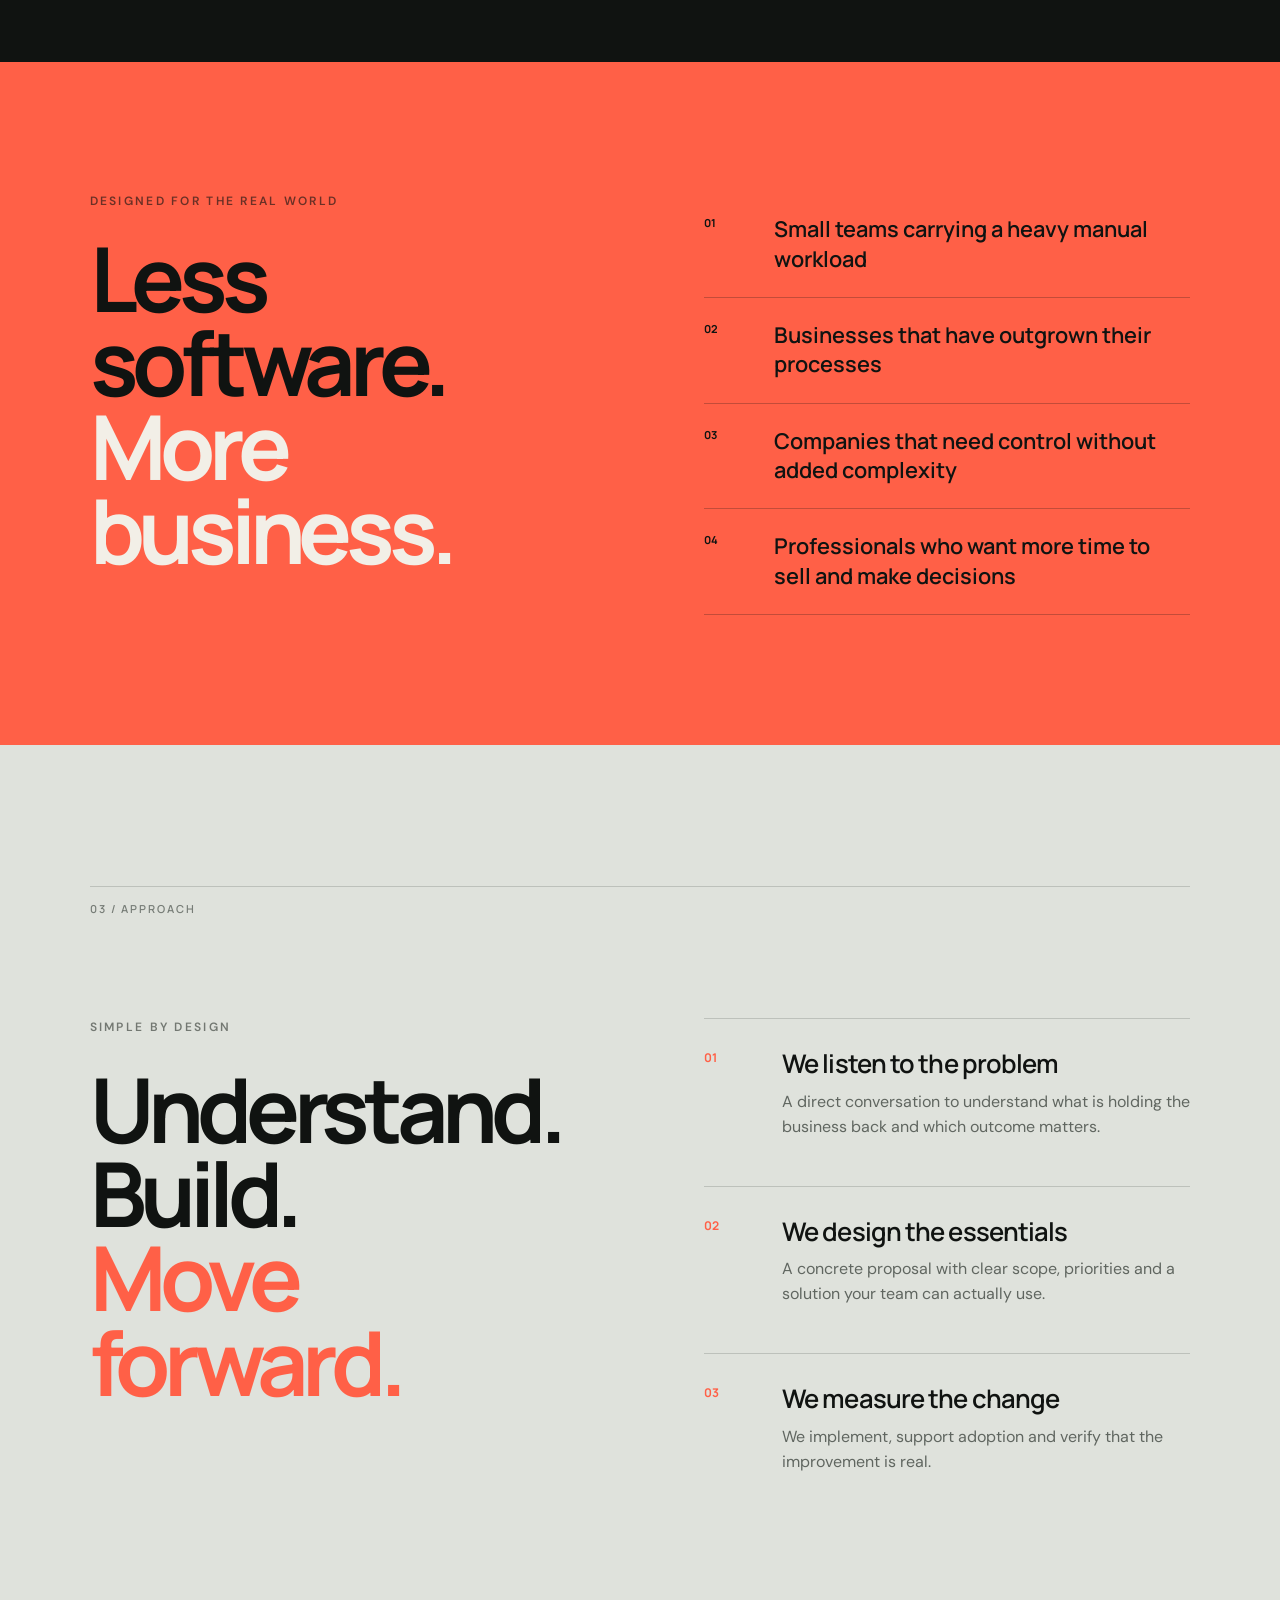
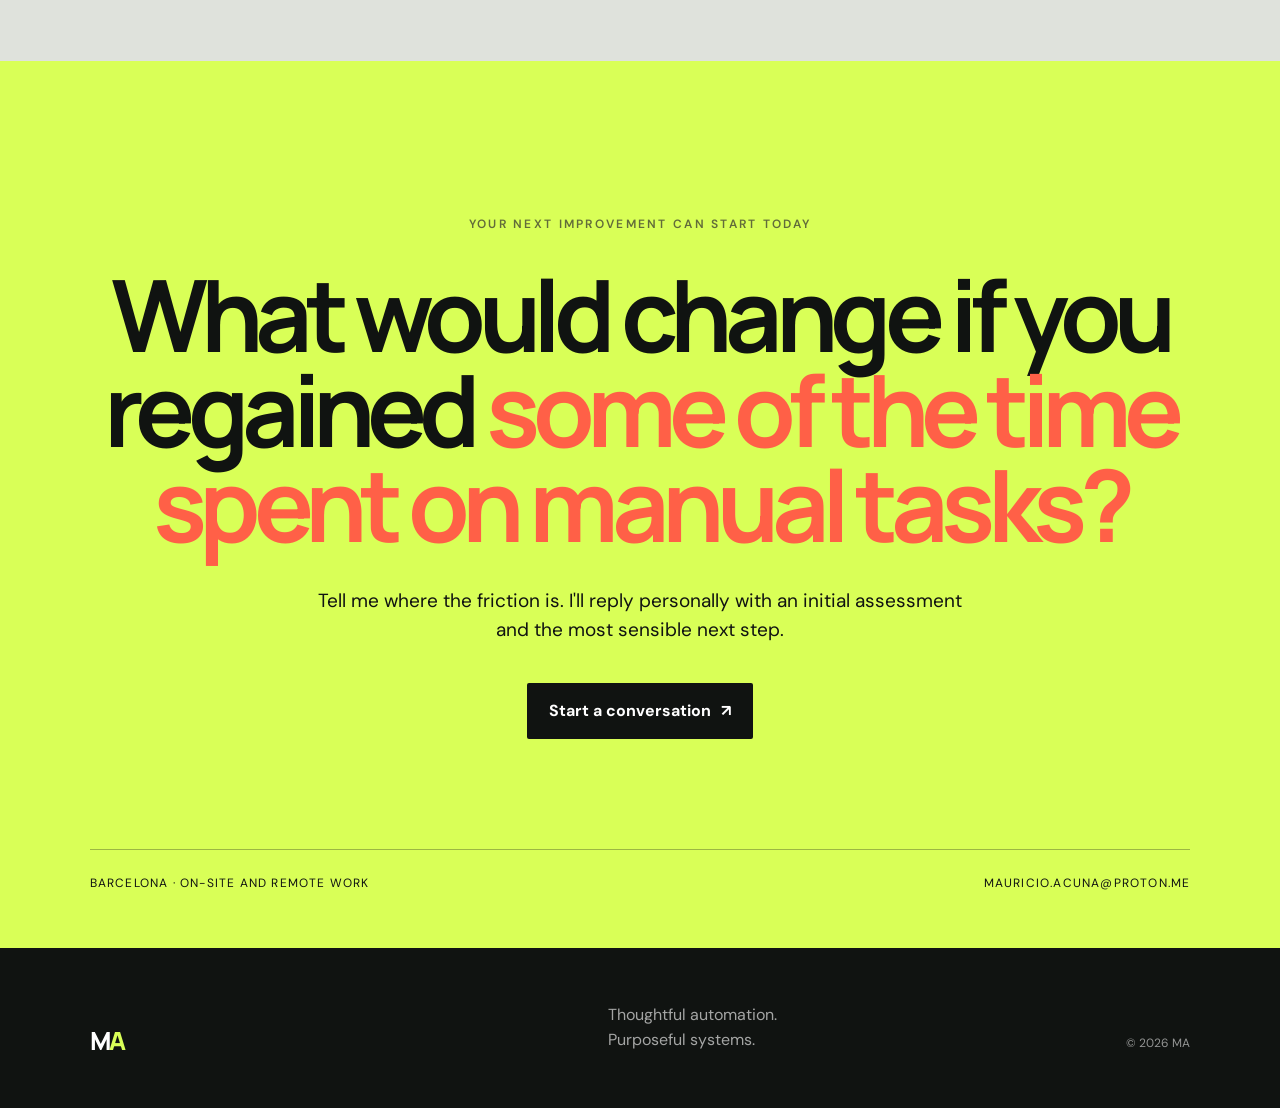
<file: en/index.html>
<!doctype html>
<html lang="en">
<head>
  <meta charset="utf-8">
  <meta name="viewport" content="width=device-width, initial-scale=1">
  <meta name="theme-color" content="#101311">
  <meta name="description" content="Automation and digital systems that help small businesses operate with less friction, greater control and better data.">
  <meta property="og:title" content="MA — Systems that move your business forward">
  <meta property="og:description" content="I design systems to reduce manual work, organise information and improve process control.">
  <meta property="og:type" content="website">
  <meta property="og:locale" content="en_GB">
  <meta property="og:url" content="https://mauricio-acuna.github.io/canvidaweb/en/">
  <link rel="canonical" href="https://mauricio-acuna.github.io/canvidaweb/en/">
  <link rel="alternate" hreflang="es" href="https://mauricio-acuna.github.io/canvidaweb/">
  <link rel="alternate" hreflang="ca" href="https://mauricio-acuna.github.io/canvidaweb/ca/">
  <link rel="alternate" hreflang="en" href="https://mauricio-acuna.github.io/canvidaweb/en/">
  <link rel="alternate" hreflang="x-default" href="https://mauricio-acuna.github.io/canvidaweb/">
  <title>MA — Automation and systems for businesses ready to move forward</title>
  <link rel="preconnect" href="https://fonts.googleapis.com">
  <link rel="preconnect" href="https://fonts.gstatic.com" crossorigin>
  <link href="https://fonts.googleapis.com/css2?family=DM+Sans:wght@400;500;600;700&family=Manrope:wght@500;600;700;800&display=swap" rel="stylesheet">
  <link rel="stylesheet" href="../styles.css">
</head>
<body>
  <a class="skip-link" href="#contenido">Skip to content</a>
  <div class="grain" aria-hidden="true"></div>

  <header class="site-header" data-header>
    <a class="brand" href="#inicio" aria-label="MA, home">
      <span class="brand-symbol">M<span>A</span></span>
      <span class="brand-copy">Systems for progress</span>
    </a>
    <nav class="nav" aria-label="Main navigation">
      <a href="#impacto">Impact</a>
      <a href="#servicios">Solutions</a>
      <a href="#metodo">Approach</a>
    </nav>
    <div class="header-actions">
      <div class="language-switcher" aria-label="Select language">
        <a href="../" lang="es">ES</a><a href="../ca/" lang="ca">CA</a><a href="./" lang="en" aria-current="page">EN</a>
      </div>
      <a class="header-cta" href="mailto:mauricio.acuna@proton.me?subject=I%20want%20to%20improve%20my%20business">Let's talk <span>↗</span></a>
    </div>
  </header>

  <main id="contenido">
    <section class="hero" id="inicio">
      <div class="hero-media" aria-hidden="true"></div>
      <div class="hero-shade" aria-hidden="true"></div>
      <div class="hero-content">
        <p class="kicker"><span></span> Automation · Data · Processes</p>
        <h1>Make your business<br><em>work better.</em></h1>
        <p class="hero-lead">I turn manual tasks, scattered information and fragile processes into clear systems that free up time and put you back in control.</p>
        <div class="hero-actions">
          <a class="button button-primary" href="mailto:mauricio.acuna@proton.me?subject=Business%20diagnostic&body=Hi%20Mauricio%2C%0A%0AI%27d%20like%20to%20tell%20you%20about%20the%20process%20I%20want%20to%20improve%3A%0A">Request a diagnostic <span>↗</span></a>
          <a class="text-link" href="#impacto">See how <span>↓</span></a>
        </div>
      </div>
      <div class="hero-note">
        <span>01</span>
        <p>Digital solutions built around your business — not the other way round.</p>
      </div>
      <div class="scroll-cue" aria-hidden="true">Explore <i></i></div>
    </section>

    <section class="manifesto section" id="impacto">
      <div class="section-index">01 / IMPACT</div>
      <div class="manifesto-grid">
        <p class="eyebrow reveal">The problem isn't a lack of hard work</p>
        <div>
          <h2 class="statement reveal">It's spending too much time on things a good system should handle.</h2>
          <p class="section-copy reveal">If every quote starts from scratch, clients are chased through spreadsheets or information lives in five different places, your business is paying an invisible tax every day.</p>
        </div>
      </div>
      <div class="impact-strip reveal">
        <article><strong>01</strong><p>measure the process and its baseline first</p></article>
        <article><strong>02</strong><p>build only the agreed priority improvement</p></article>
        <article><strong>03</strong><p>verify the outcome with business data</p></article>
      </div>
    </section>

    <section class="services section" id="servicios">
      <div class="section-index">02 / SOLUTIONS</div>
      <div class="services-head">
        <h2 class="reveal">From friction<br>to <em>traction.</em></h2>
        <p class="reveal">I don't sell technology for its own sake. I design the smallest intervention that creates real, measurable change.</p>
      </div>
      <div class="service-list">
        <article class="service-card reveal">
          <span class="service-number">01</span>
          <div class="service-title"><span class="service-icon">⌁</span><h3>Operational diagnostic</h3></div>
          <p>We map where time, information and opportunities slip away. You leave with clear priorities and an actionable plan.</p>
          <ul><li>Processes and bottlenecks</li><li>Opportunity map</li><li>Prioritised roadmap</li></ul>
        </article>
        <article class="service-card reveal">
          <span class="service-number">02</span>
          <div class="service-title"><span class="service-icon">↝</span><h3>Practical automation</h3></div>
          <p>We connect tasks, emails, forms and documents so work moves forward with less manual intervention.</p>
          <ul><li>Automated workflows</li><li>Tool integration</li><li>Alerts and follow-up</li></ul>
        </article>
        <article class="service-card reveal">
          <span class="service-number">03</span>
          <div class="service-title"><span class="service-icon">◫</span><h3>Control and management</h3></div>
          <p>We create the dashboard, CRM or internal system that brings what matters together and turns scattered data into decisions.</p>
          <ul><li>Custom dashboards</li><li>Lightweight CRM</li><li>Business metrics</li></ul>
        </article>
      </div>
    </section>

    <section class="fit section">
      <div class="fit-copy reveal">
        <p class="eyebrow">Designed for the real world</p>
        <h2>Less software.<br><em>More business.</em></h2>
      </div>
      <div class="fit-list reveal">
        <div><span>01</span><p>Small teams carrying a heavy manual workload</p></div>
        <div><span>02</span><p>Businesses that have outgrown their processes</p></div>
        <div><span>03</span><p>Companies that need control without added complexity</p></div>
        <div><span>04</span><p>Professionals who want more time to sell and make decisions</p></div>
      </div>
    </section>

    <section class="method section" id="metodo">
      <div class="section-index">03 / APPROACH</div>
      <div class="method-layout">
        <div class="method-intro">
          <p class="eyebrow reveal">Simple by design</p>
          <h2 class="reveal">Understand.<br>Build.<br><em>Move forward.</em></h2>
        </div>
        <ol class="steps">
          <li class="reveal"><span>01</span><div><h3>We listen to the problem</h3><p>A direct conversation to understand what is holding the business back and which outcome matters.</p></div></li>
          <li class="reveal"><span>02</span><div><h3>We design the essentials</h3><p>A concrete proposal with clear scope, priorities and a solution your team can actually use.</p></div></li>
          <li class="reveal"><span>03</span><div><h3>We measure the change</h3><p>We implement, support adoption and verify that the improvement is real.</p></div></li>
        </ol>
      </div>
    </section>

    <section class="closing section" id="contacto">
      <p class="eyebrow reveal">Your next improvement can start today</p>
      <h2 class="reveal">What would change if you regained <em>some of the time spent on manual tasks?</em></h2>
      <p class="closing-copy reveal">Tell me where the friction is. I'll reply personally with an initial assessment and the most sensible next step.</p>
      <a class="button button-light reveal" href="mailto:mauricio.acuna@proton.me?subject=I%20want%20to%20save%20time%20in%20my%20business&body=Hi%20Mauricio%2C%0A%0AThe%20process%20taking%20up%20most%20of%20our%20time%20is%3A%0A">Start a conversation <span>↗</span></a>
      <div class="closing-meta"><span>Barcelona · On-site and remote work</span><a href="mailto:mauricio.acuna@proton.me">mauricio.acuna@proton.me</a></div>
    </section>
  </main>

  <footer>
    <a class="brand" href="#inicio"><span class="brand-symbol">M<span>A</span></span></a>
    <p>Thoughtful automation.<br>Purposeful systems.</p>
    <span>© <span data-year></span> MA</span>
  </footer>
  <script src="../script.js"></script>
</body>
</html>
</file>
<file: styles.css>
:root{--ink:#101311;--paper:#f2efe7;--acid:#d9ff57;--coral:#ff6047;--muted:#a7aaa4;--line:rgba(16,19,17,.16);--display:"Manrope",sans-serif;--body:"DM Sans",sans-serif}*{box-sizing:border-box}html{scroll-behavior:smooth}body{margin:0;overflow-x:hidden;background:var(--paper);color:var(--ink);font-family:var(--body);font-size:16px;line-height:1.55}a{color:inherit}::selection{background:var(--acid);color:var(--ink)}.grain{position:fixed;inset:0;pointer-events:none;z-index:20;opacity:.045;background-image:url("data:image/svg+xml,%3Csvg viewBox='0 0 180 180' xmlns='http://www.w3.org/2000/svg'%3E%3Cfilter id='n'%3E%3CfeTurbulence type='fractalNoise' baseFrequency='.9' numOctaves='3' stitchTiles='stitch'/%3E%3C/filter%3E%3Crect width='100%25' height='100%25' filter='url(%23n)' opacity='.65'/%3E%3C/svg%3E")}.skip-link{position:fixed;top:-80px;left:20px;background:var(--acid);padding:12px 18px;z-index:100}.skip-link:focus{top:20px}.site-header{position:fixed;top:0;left:0;right:0;height:86px;padding:0 clamp(22px,4vw,68px);display:flex;align-items:center;justify-content:space-between;color:white;z-index:15;transition:.3s}.site-header.is-scrolled{height:68px;background:rgba(16,19,17,.9);backdrop-filter:blur(16px);border-bottom:1px solid rgba(255,255,255,.12)}.brand{display:flex;align-items:center;gap:16px;text-decoration:none}.brand-symbol{font:800 25px/1 var(--display);letter-spacing:-.12em}.brand-symbol span{color:var(--acid)}.brand-copy{font-size:12px;text-transform:uppercase;letter-spacing:.14em;color:rgba(255,255,255,.68)}.nav{display:flex;gap:34px}.nav a{font-size:13px;text-decoration:none;color:rgba(255,255,255,.72);transition:.2s}.nav a:hover{color:var(--acid)}.header-cta{border-bottom:1px solid rgba(255,255,255,.5);padding:8px 0;text-decoration:none;font-size:13px;font-weight:600}.header-cta span,.button span{margin-left:10px}.header-actions{display:flex;align-items:center;gap:24px}.language-switcher{display:flex;align-items:center;border:1px solid rgba(255,255,255,.22);border-radius:2px;overflow:hidden}.language-switcher a{padding:6px 8px;color:rgba(255,255,255,.58);font:600 10px var(--display);letter-spacing:.08em;text-decoration:none;transition:.2s}.language-switcher a:hover{color:white}.language-switcher a[aria-current=page]{background:var(--acid);color:var(--ink)}html[lang=en] .hero h1{font-size:clamp(50px,7vw,108px)}html[lang=ca] .hero h1{font-size:clamp(52px,8vw,120px)}.hero{min-height:100svh;position:relative;display:flex;align-items:center;overflow:hidden;background:var(--ink);color:white;padding:130px clamp(22px,7vw,112px) 80px}.hero-media,.hero-shade{position:absolute;inset:0}.hero-media{background:url('assets/hero-transformation.jpg') center/cover no-repeat;transform:scale(1.02)}.hero-shade{background:linear-gradient(90deg,rgba(10,12,11,.98) 0%,rgba(10,12,11,.9) 34%,rgba(10,12,11,.28) 72%,rgba(10,12,11,.5) 100%),linear-gradient(0deg,rgba(10,12,11,.7),transparent 45%)}.hero-content{position:relative;min-width:0;width:100%;z-index:2;max-width:850px}.kicker,.eyebrow{font-size:12px;font-weight:600;text-transform:uppercase;letter-spacing:.19em}.kicker{color:rgba(255,255,255,.7);display:flex;align-items:center;gap:12px}.kicker span{width:28px;height:2px;background:var(--acid)}h1,h2,h3,p{margin-top:0}.hero h1{font:700 clamp(54px,8.8vw,132px)/.87 var(--display);letter-spacing:-.075em;margin:38px 0 40px}.hero h1 em,.services-head em,.fit-copy em,.method h2 em,.closing h2 em{font-style:normal;color:var(--acid)}.hero-lead{font-size:clamp(18px,1.55vw,24px);line-height:1.5;max-width:650px;color:rgba(255,255,255,.75)}.hero-actions{display:flex;align-items:center;gap:34px;margin-top:44px}.button{display:inline-flex;align-items:center;justify-content:center;padding:16px 22px;text-decoration:none;font-weight:700;border-radius:2px;transition:transform .2s,background .2s}.button:hover{transform:translateY(-3px)}.button-primary{background:var(--acid);color:var(--ink)}.button-primary:hover{background:white}.text-link{color:white;text-decoration:none;border-bottom:1px solid rgba(255,255,255,.5);padding:8px 0}.text-link span{margin-left:8px}.hero-note{position:absolute;right:5vw;bottom:76px;z-index:2;width:260px;border-left:1px solid rgba(255,255,255,.35);padding-left:20px}.hero-note span{color:var(--acid);font:700 12px var(--display)}.hero-note p{font-size:13px;color:rgba(255,255,255,.7);margin:8px 0 0}.scroll-cue{position:absolute;left:28px;bottom:60px;z-index:2;font-size:10px;text-transform:uppercase;letter-spacing:.2em;writing-mode:vertical-rl;color:rgba(255,255,255,.5)}.scroll-cue i{display:inline-block;height:48px;border-left:1px solid;margin-top:12px}.section{padding:clamp(88px,11vw,170px) clamp(22px,7vw,112px)}.section-index{font:600 11px var(--display);letter-spacing:.18em;color:#777d77;border-top:1px solid var(--line);padding-top:14px;margin-bottom:clamp(55px,8vw,110px)}.manifesto-grid{display:grid;grid-template-columns:1fr 3fr;gap:5vw}.eyebrow{color:#737872}.statement{font:600 clamp(38px,5.7vw,84px)/1.04 var(--display);letter-spacing:-.055em;max-width:1100px;margin-bottom:44px}.section-copy{font-size:clamp(18px,1.55vw,23px);max-width:720px;color:#555b56}.impact-strip{display:grid;grid-template-columns:repeat(3,1fr);margin-top:100px;border-top:1px solid var(--line);border-bottom:1px solid var(--line)}.impact-strip article{padding:38px 8% 38px 0;border-right:1px solid var(--line)}.impact-strip article+article{padding-left:10%}.impact-strip article:last-child{border-right:0}.impact-strip strong{font:700 clamp(50px,6vw,90px)/1 var(--display);letter-spacing:-.07em}.impact-strip sup{font:700 24px var(--display);color:var(--coral)}.impact-strip p{max-width:230px;color:#666c67;margin:16px 0 0}.services{background:var(--ink);color:white}.services .section-index{border-color:rgba(255,255,255,.18);color:#858a85}.services-head{display:grid;grid-template-columns:2fr 1fr;align-items:end;gap:8vw;margin-bottom:70px}.services-head h2,.fit-copy h2,.method h2{font:700 clamp(48px,7vw,100px)/.94 var(--display);letter-spacing:-.07em;margin:0}.services-head p{font-size:18px;color:rgba(255,255,255,.6);max-width:430px}.service-list{border-top:1px solid rgba(255,255,255,.2)}.service-card{display:grid;grid-template-columns:80px 1.1fr 1fr 1fr;gap:4vw;padding:42px 0;border-bottom:1px solid rgba(255,255,255,.2);align-items:start;transition:.25s}.service-card:hover{padding-left:12px;background:linear-gradient(90deg,rgba(217,255,87,.06),transparent)}.service-number{font:600 12px var(--display);color:var(--acid)}.service-title{display:flex;gap:18px}.service-icon{color:var(--acid);font-size:27px}.service-card h3{font:600 clamp(22px,2vw,30px)/1.2 var(--display);letter-spacing:-.035em}.service-card>p{color:rgba(255,255,255,.62)}.service-card ul{margin:0;padding:0;list-style:none;font-size:13px;color:rgba(255,255,255,.78)}.service-card li{padding:7px 0;border-bottom:1px solid rgba(255,255,255,.12)}.fit{display:grid;grid-template-columns:1fr 1fr;gap:10vw;background:var(--coral);padding-top:130px;padding-bottom:130px}.fit .eyebrow{color:rgba(16,19,17,.62)}.fit-copy h2{margin-top:25px}.fit-copy em{color:var(--paper)}.fit-list>div{display:grid;grid-template-columns:50px 1fr;gap:20px;padding:23px 0;border-bottom:1px solid rgba(16,19,17,.25)}.fit-list span{font:700 11px var(--display)}.fit-list p{font:600 clamp(18px,1.7vw,25px)/1.35 var(--display);margin:0}.method{background:#dfe2dc}.method-layout{display:grid;grid-template-columns:1fr 1fr;gap:10vw}.method-intro h2{margin-top:30px}.method h2 em{color:var(--coral)}.steps{list-style:none;margin:0;padding:0}.steps li{display:grid;grid-template-columns:60px 1fr;gap:18px;padding:30px 0;border-top:1px solid var(--line)}.steps li>span{font:700 12px var(--display);color:var(--coral)}.steps h3{font:600 clamp(22px,2vw,30px)/1.2 var(--display);letter-spacing:-.035em;margin-bottom:10px}.steps p{color:#606660;max-width:500px}.closing{text-align:center;background:var(--acid);padding-top:clamp(100px,12vw,180px);padding-bottom:55px}.closing .eyebrow{color:#626c3a}.closing h2{font:700 clamp(48px,7.8vw,112px)/.95 var(--display);letter-spacing:-.075em;max-width:1200px;margin:34px auto}.closing h2 em{color:var(--coral)}.closing-copy{font-size:19px;max-width:650px;margin:0 auto 38px}.button-light{background:var(--ink);color:white}.button-light:hover{background:var(--coral)}.closing-meta{display:flex;justify-content:space-between;border-top:1px solid rgba(16,19,17,.3);padding-top:24px;margin-top:110px;font-size:12px;text-transform:uppercase;letter-spacing:.1em}.closing-meta a{text-decoration:none}footer{background:var(--ink);color:white;display:grid;grid-template-columns:1fr 1fr auto;align-items:end;padding:55px clamp(22px,7vw,112px)}footer p{margin:0;color:rgba(255,255,255,.62)}footer>span{font-size:12px;color:rgba(255,255,255,.55)}.reveal{opacity:1;transform:none}.js .reveal{opacity:0;transform:translateY(28px);transition:opacity .75s ease,transform .75s cubic-bezier(.2,.7,.2,1)}.js .reveal.is-visible{opacity:1;transform:none}@media(max-width:850px){.nav{display:none}.brand-copy{display:none}.site-header{height:70px}.header-actions{gap:12px}.language-switcher a{padding:6px 7px}.header-cta{font-size:12px}.hero{padding-top:110px;align-items:flex-end}.hero h1{font-size:clamp(50px,15.5vw,74px)}html[lang=en] .hero h1{font-size:clamp(46px,13.5vw,64px)}html[lang=ca] .hero h1{font-size:clamp(44px,12.5vw,60px)}html[lang=en] .hero-lead,html[lang=ca] .hero-lead{overflow-wrap:anywhere}.header-actions .header-cta{display:none}.hero-note,.scroll-cue{display:none}.hero-shade{background:linear-gradient(0deg,rgba(10,12,11,.96) 5%,rgba(10,12,11,.4) 85%)}.hero-content{padding-bottom:25px}.manifesto-grid,.services-head,.fit,.method-layout{grid-template-columns:1fr}.manifesto-grid,.services-head,.fit,.method-layout{gap:45px}.impact-strip{grid-template-columns:1fr}.impact-strip article,.impact-strip article+article{padding:28px 0;border-right:0;border-bottom:1px solid var(--line)}.impact-strip article:last-child{border-bottom:0}.service-card{grid-template-columns:45px 1fr}.service-card>p,.service-card>ul{grid-column:2}.fit{gap:70px}.closing-meta{flex-direction:column;gap:12px}.closing-meta a{overflow-wrap:anywhere}footer{grid-template-columns:1fr auto;gap:30px}footer p{display:none}}@media(max-width:520px){.section{padding-left:20px;padding-right:20px}.hero{padding-left:20px;padding-right:20px}.hero-actions{align-items:flex-start;flex-direction:column;gap:20px}.button{width:100%}.service-card{gap:14px}.service-title{gap:10px}.closing{padding-left:20px;padding-right:20px}.closing h2{font-size:47px}.closing-meta{text-align:left;margin-top:75px}}@media(prefers-reduced-motion:reduce){html{scroll-behavior:auto}.js .reveal{opacity:1;transform:none;transition:none}.button{transition:none}}
</file>
